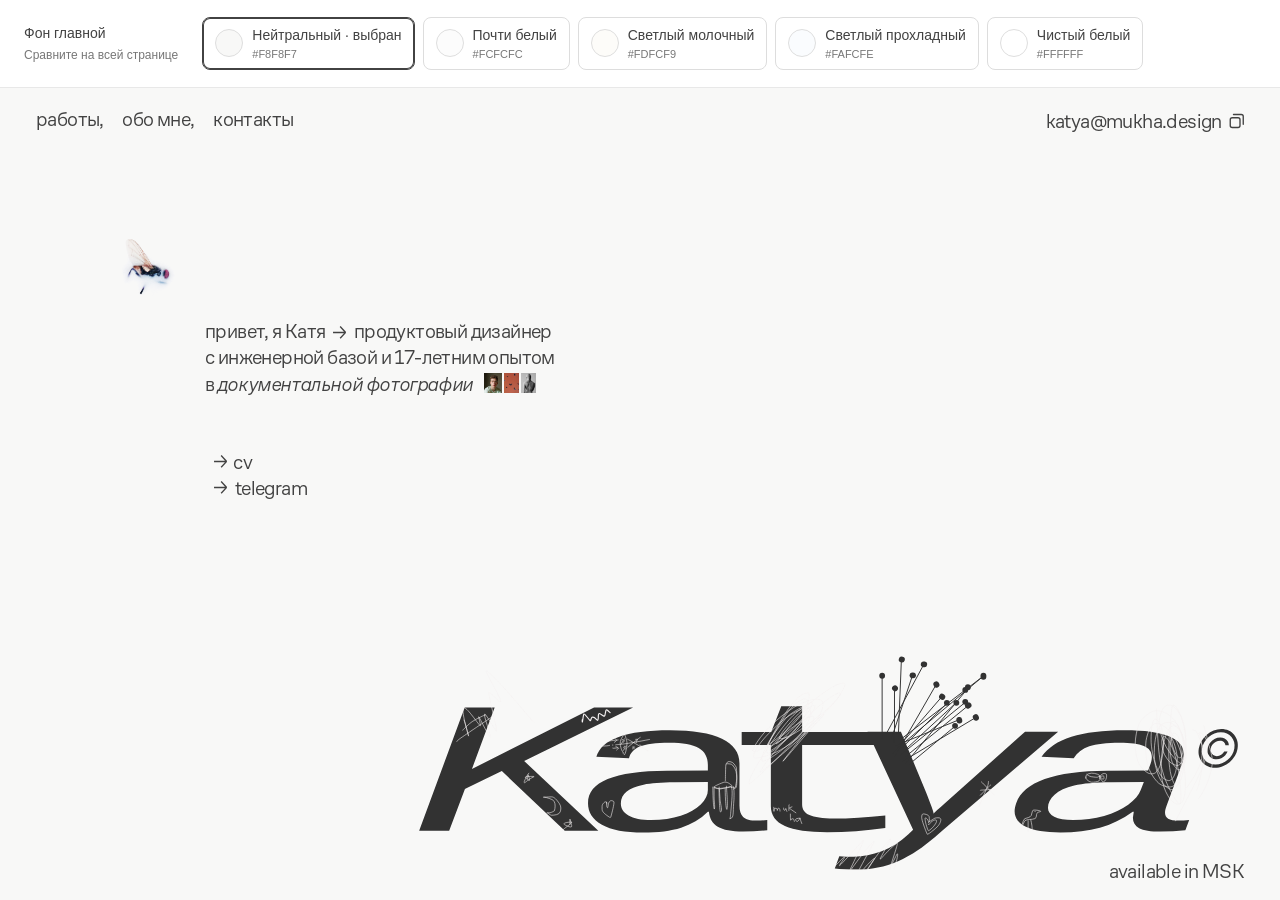
<file: background-preview.html>
<!doctype html>
<html lang="ru">
<meta charset="utf-8">
<meta name="viewport" content="width=device-width, initial-scale=1">
<title>Сравнение фонов — Katya Mukha</title>
<style>
  * { box-sizing: border-box; }
  body { margin: 0; color: #424242; font: 14px/1.35 Arial, sans-serif; }
  .toolbar { min-height: 88px; padding: 14px 24px; display: flex; align-items: center; gap: 24px; background: white; border-bottom: 1px solid #e8e8e8; }
  .intro { flex: 0 0 auto; }
  .intro strong { display: block; font-size: 14px; font-weight: 500; }
  .intro span { display: block; margin-top: 4px; font-size: 12px; color: #777; }
  .options { display: flex; gap: 8px; flex-wrap: wrap; }
  button { display: flex; align-items: center; gap: 9px; padding: 8px 12px; border: 1px solid #ddd; border-radius: 8px; background: white; color: inherit; cursor: pointer; text-align: left; font: inherit; }
  button[aria-pressed="true"] { border-color: #424242; box-shadow: inset 0 0 0 1px #424242; }
  button:focus-visible { outline: 2px solid #424242; outline-offset: 3px; }
  .swatch { width: 28px; height: 28px; border: 1px solid #dedede; border-radius: 50%; background: var(--swatch); }
  small { display: block; color: #777; font-size: 11px; margin-top: 2px; }
  iframe { display: block; width: 100%; height: calc(100dvh - var(--toolbar-height, 88px)); border: 0; }
  @media(max-width: 700px) { .toolbar { padding: 12px; gap: 10px; flex-direction: column; align-items: flex-start; } button { padding: 6px 8px; font-size: 12px; } .swatch { width: 22px; height: 22px; } }
</style>
<header class="toolbar">
  <div class="intro"><strong>Фон главной</strong><span>Сравните на всей странице</span></div>
  <div class="options" aria-label="Варианты фона"></div>
</header>
<iframe src="index.html" title="Главная страница с выбранным фоном"></iframe>
<script>
  const variants = [
    ['Нейтральный · выбран', '#F8F8F7'],
    ['Почти белый', '#FCFCFC'],
    ['Светлый молочный', '#FDFCF9'],
    ['Светлый прохладный', '#FAFCFE'],
    ['Чистый белый', '#FFFFFF']
  ];
  const frame = document.querySelector('iframe');
  const options = document.querySelector('.options');
  let selected = Math.max(0, variants.findIndex(([, color]) => color.slice(1) === location.hash.slice(1).toUpperCase()));
  if (!location.hash) selected = 0;
  const apply = () => {
    const color = variants[selected][1];
    frame.contentDocument.documentElement.style.setProperty('--background', color);
    [...options.children].forEach((button, index) => button.setAttribute('aria-pressed', String(index === selected)));
    history.replaceState(null, '', '#' + color.slice(1));
  };
  variants.forEach(([name, color], index) => {
    const button = document.createElement('button');
    button.type = 'button';
    button.style.setProperty('--swatch', color);
    button.innerHTML = `<span class="swatch" aria-hidden="true"></span><span>${name}<small>${color}</small></span>`;
    button.setAttribute('aria-pressed', String(index === selected));
    button.addEventListener('click', () => { selected = index; apply(); });
    options.append(button);
  });
  frame.addEventListener('load', apply);
  new ResizeObserver(([entry]) => document.documentElement.style.setProperty('--toolbar-height', `${entry.target.getBoundingClientRect().height}px`)).observe(document.querySelector('.toolbar'));
</script>
</html>
</file>
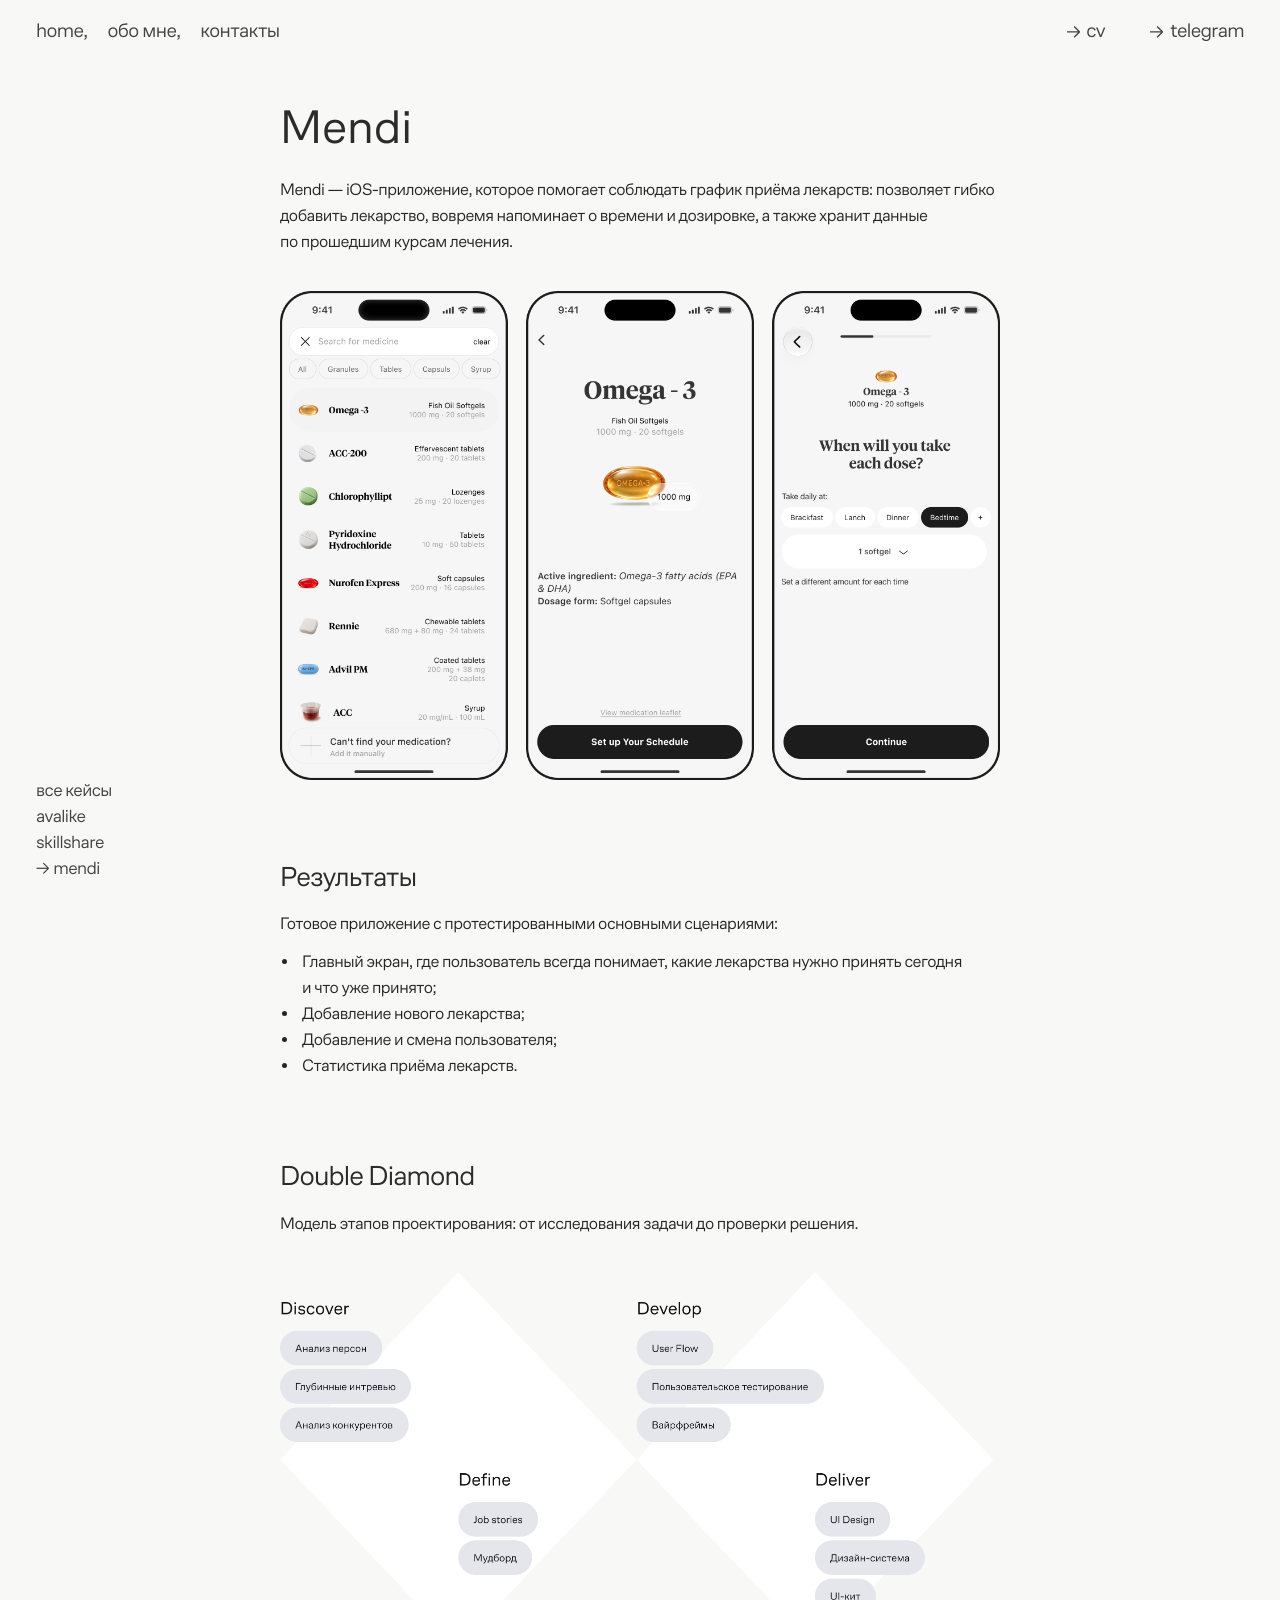
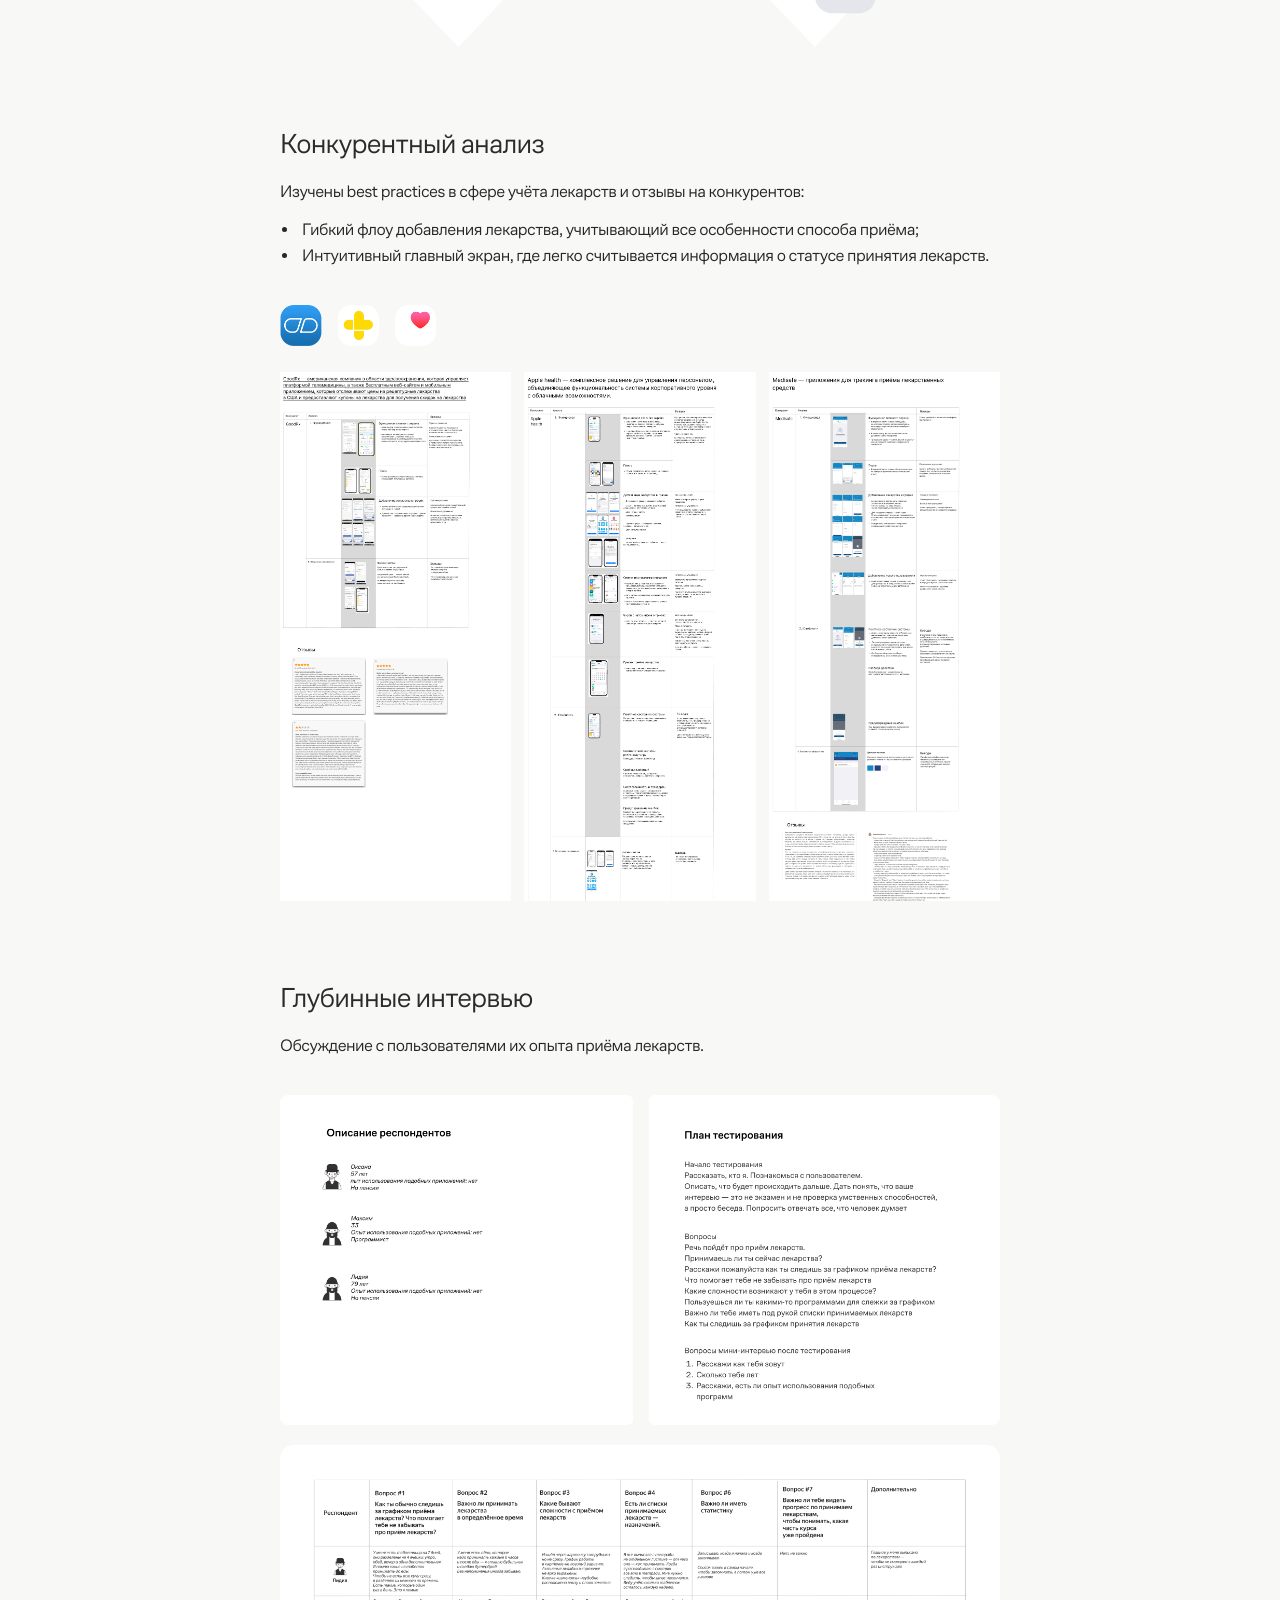
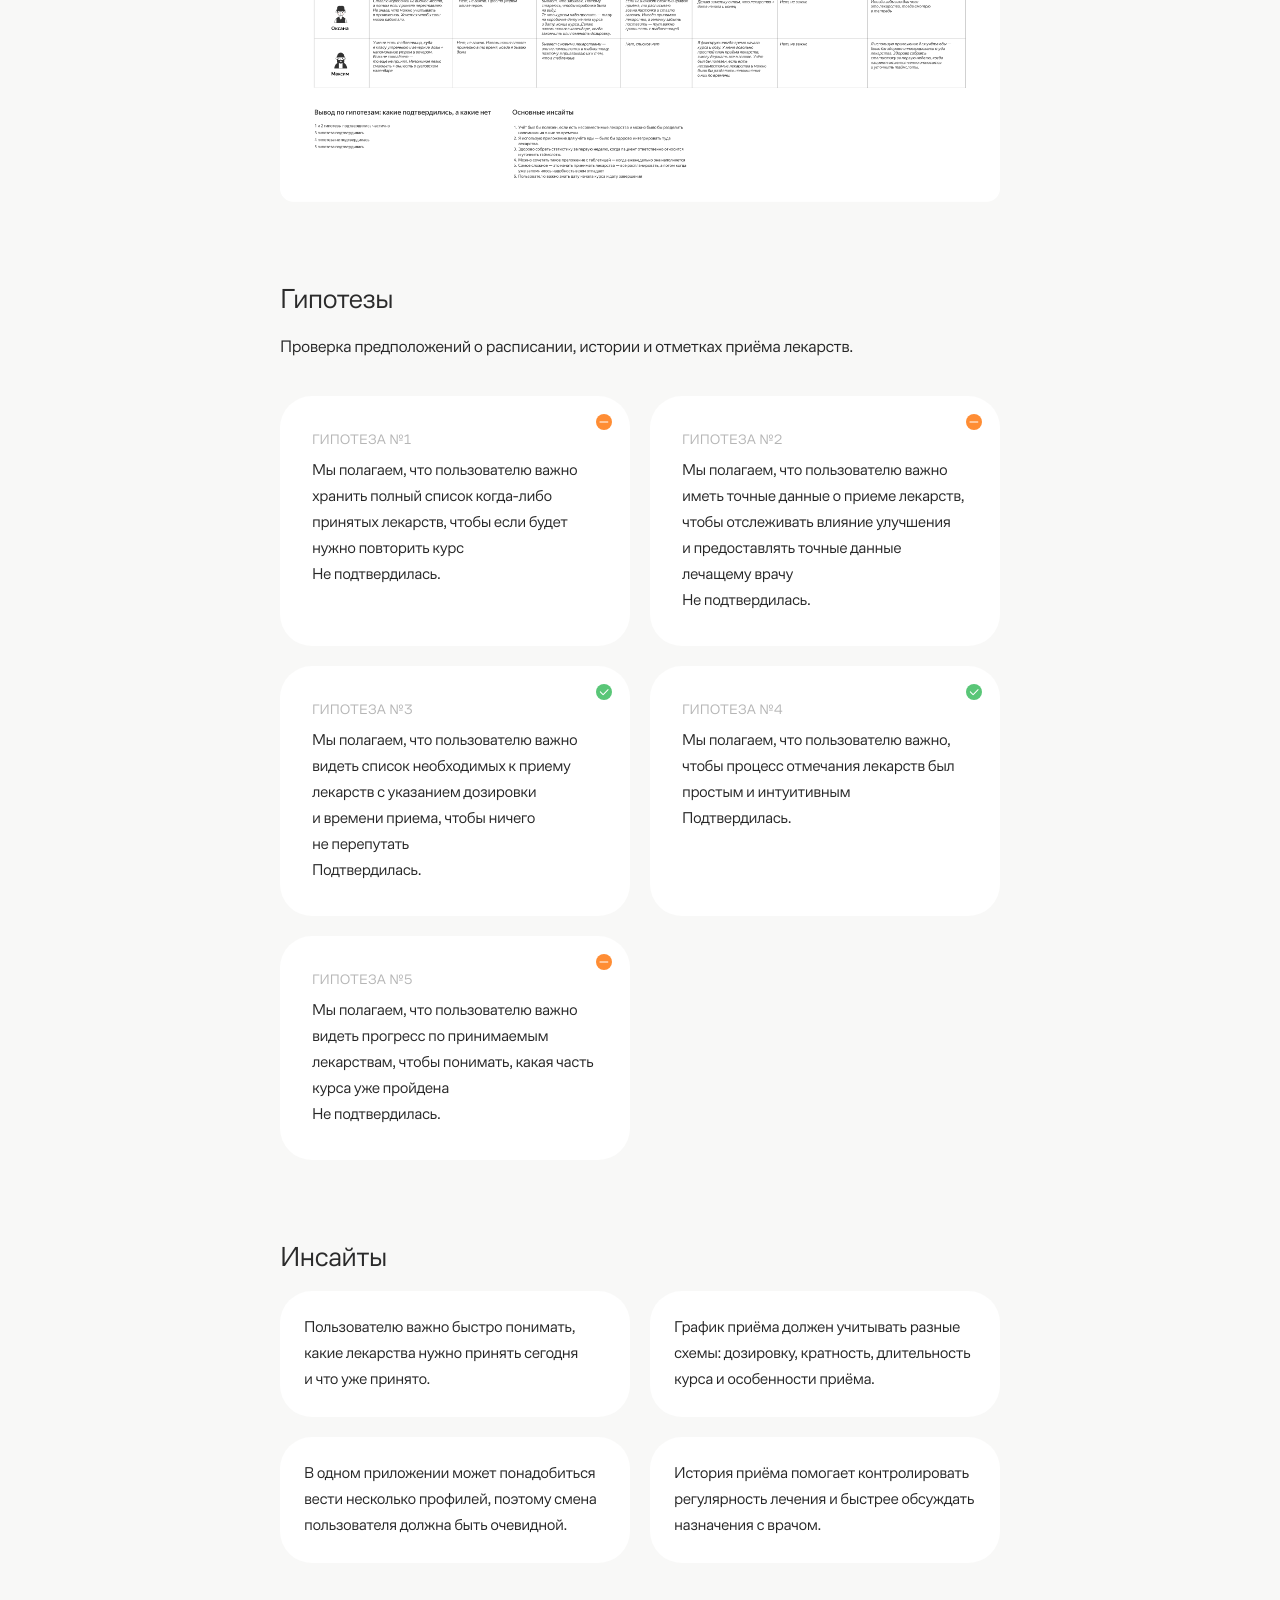
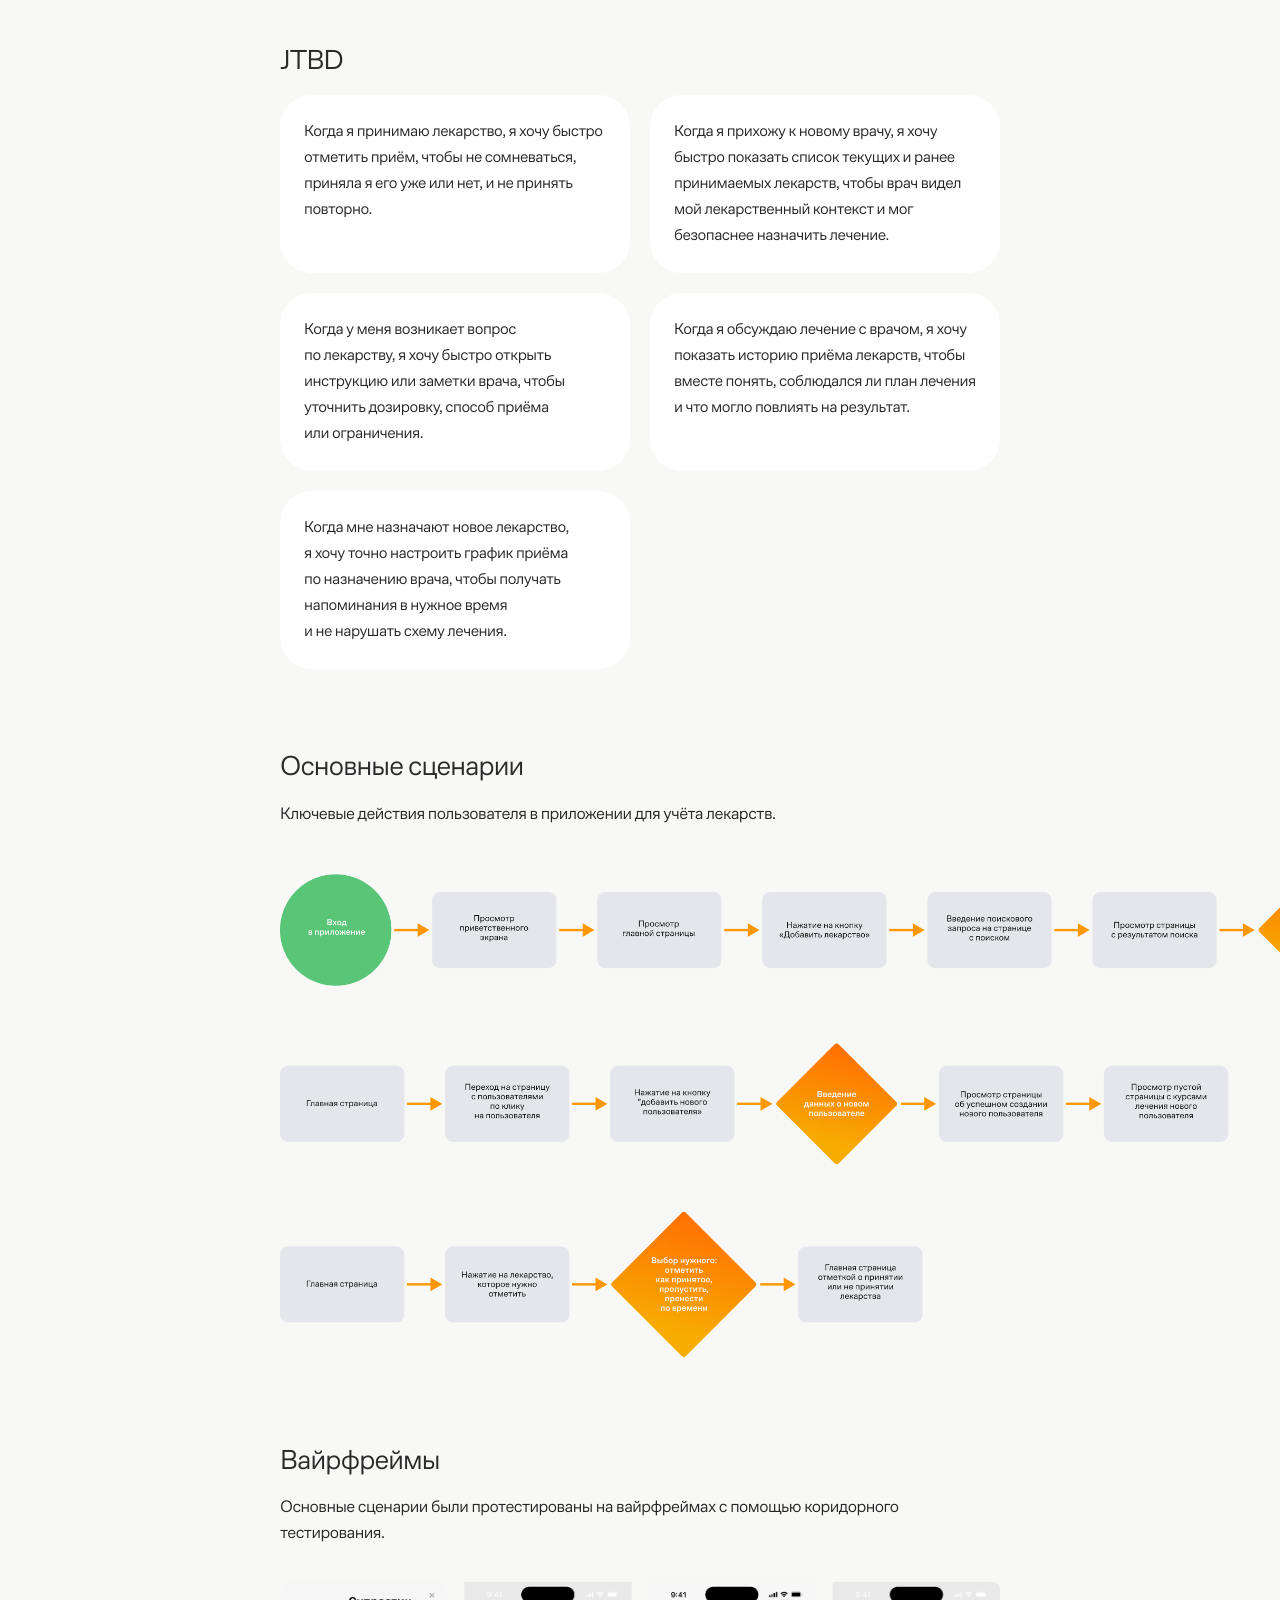
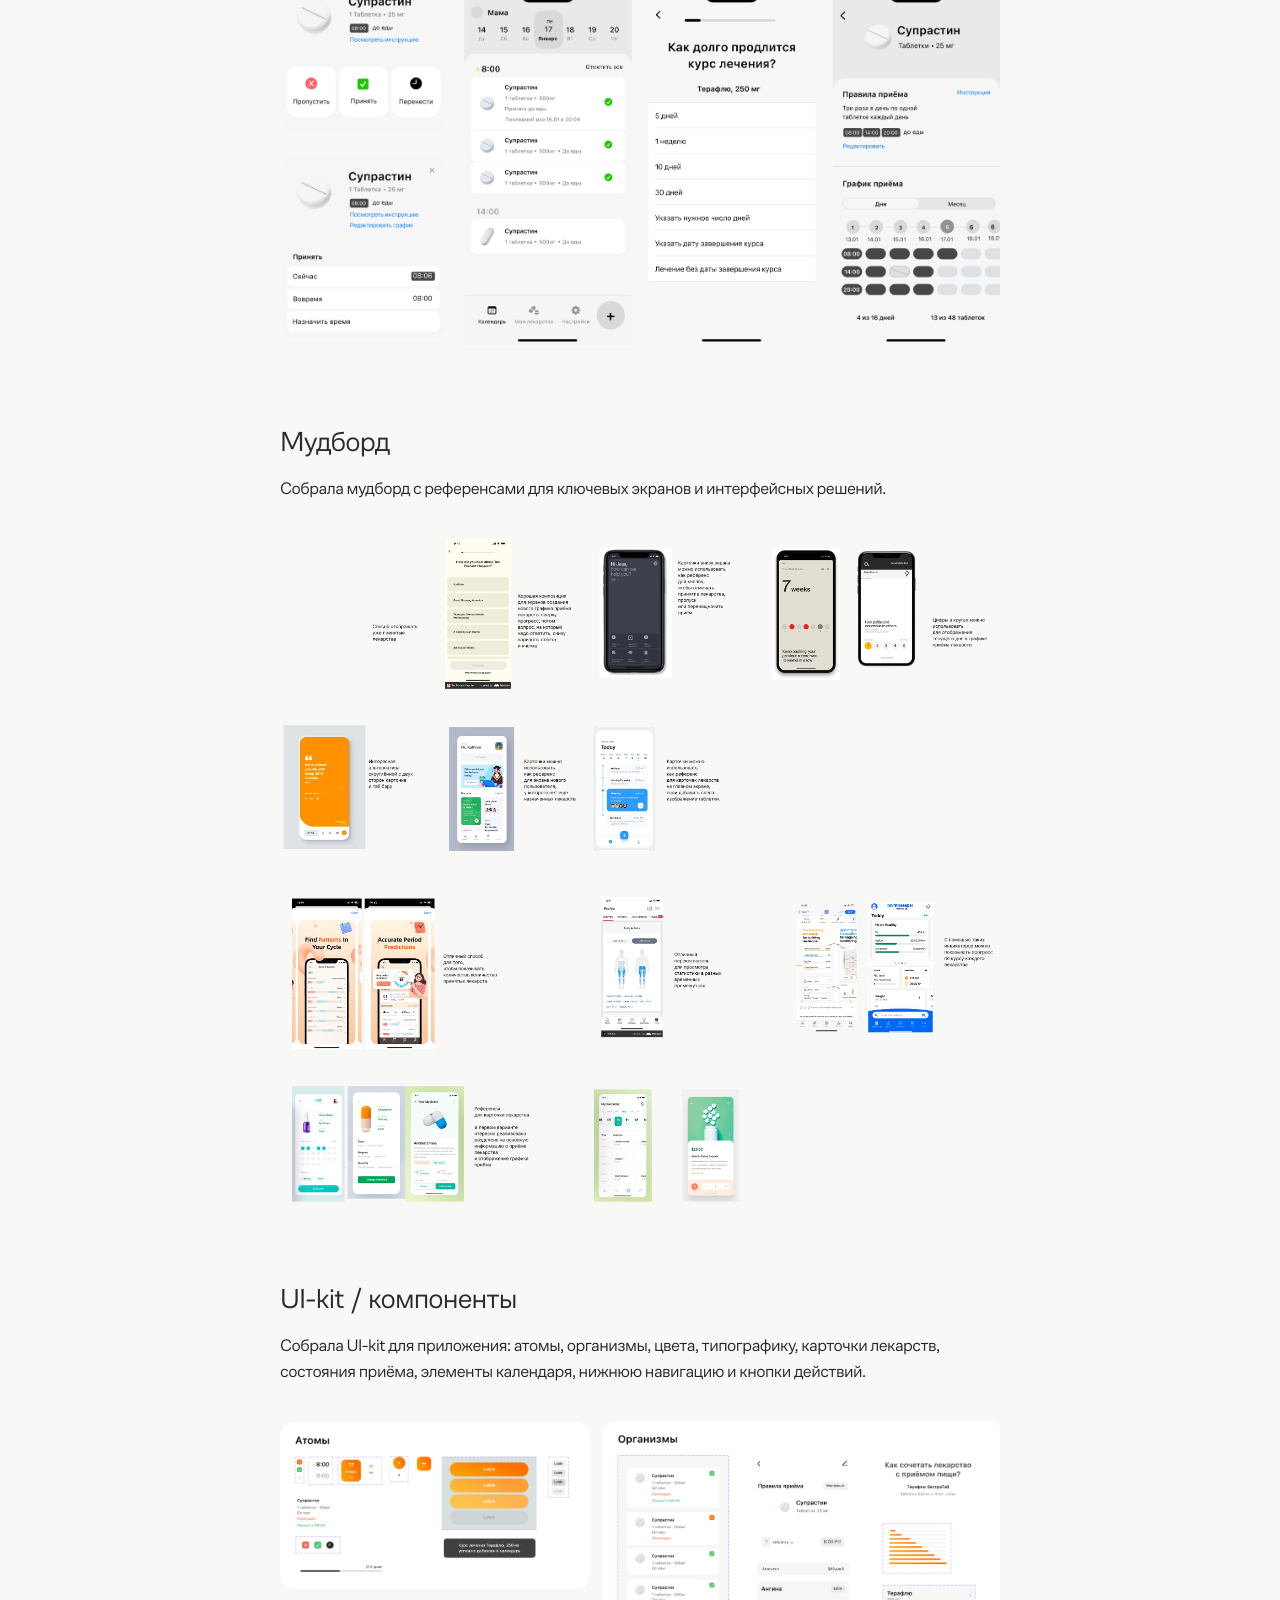
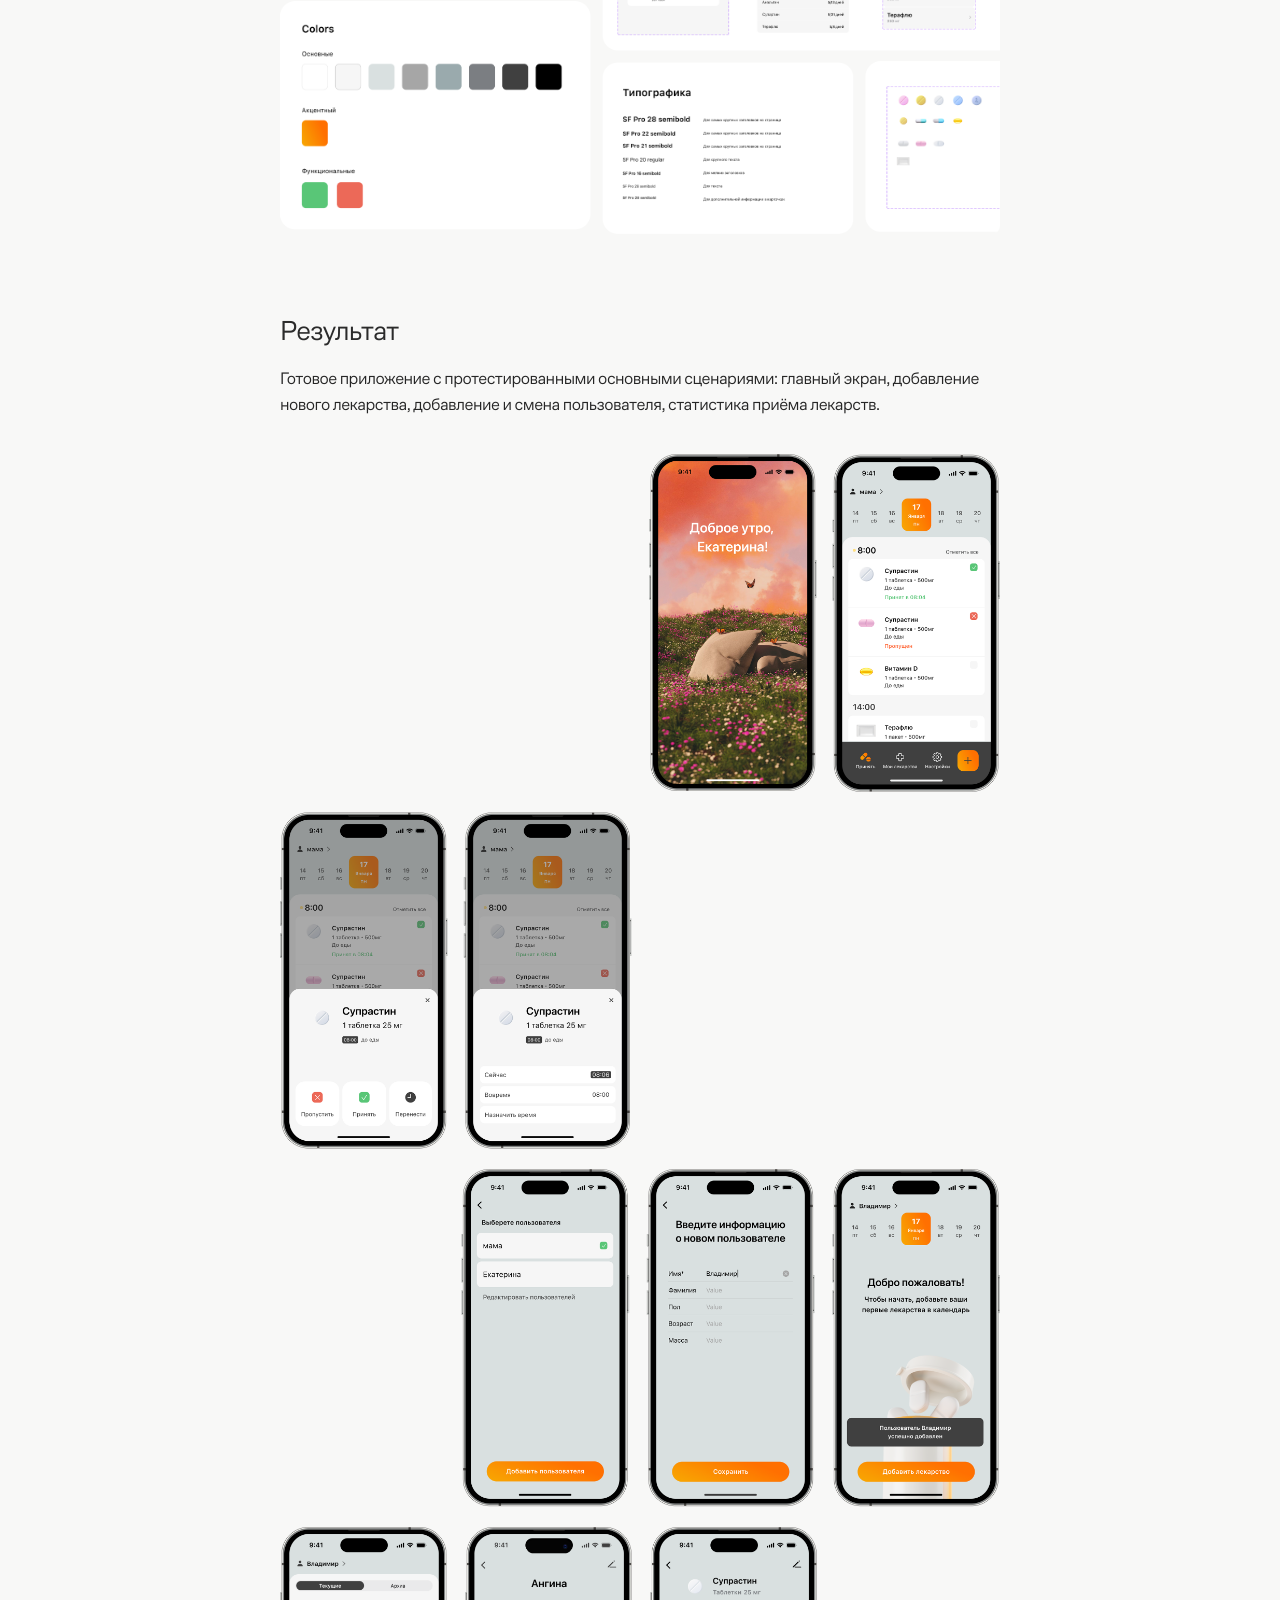
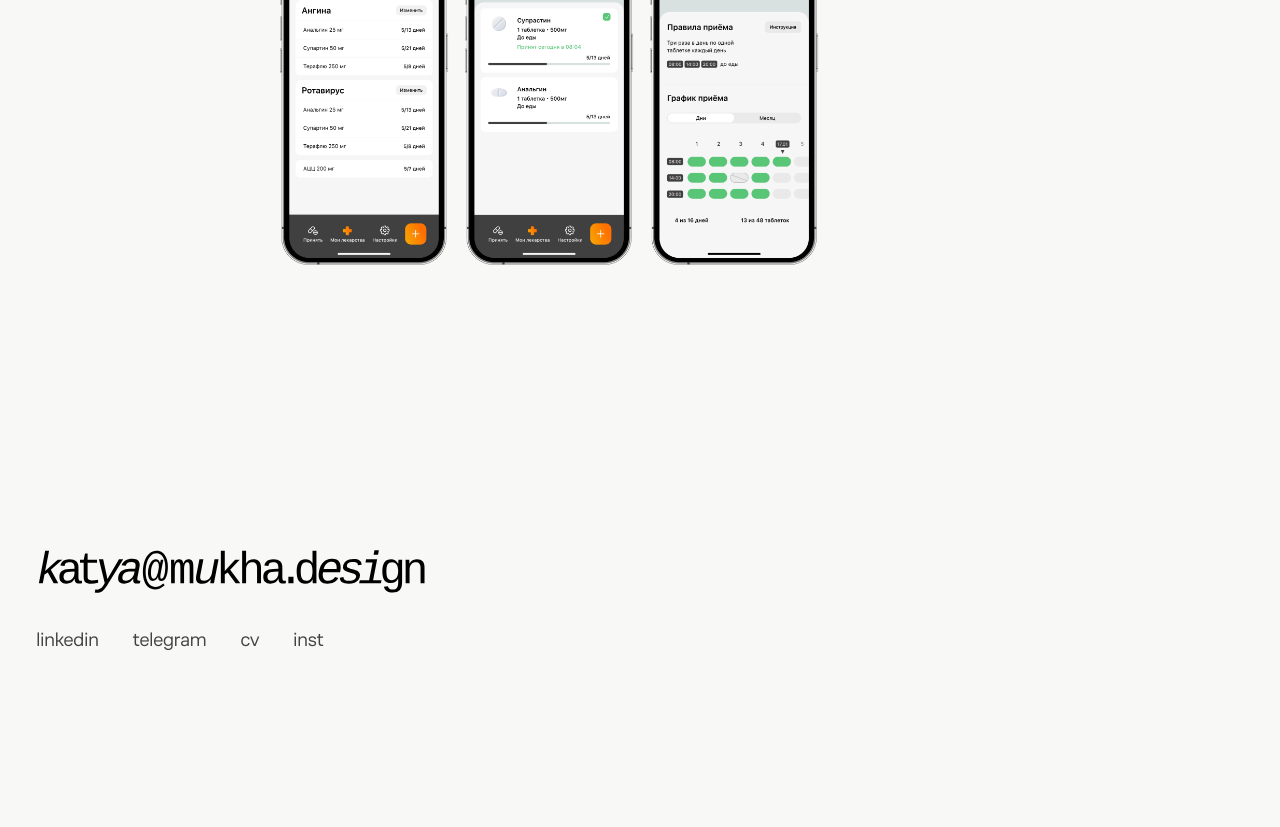
<file: mendi.html>
<!doctype html>
<html lang="ru">
<head>
<!-- Google tag (gtag.js) -->
<script async src="https://www.googletagmanager.com/gtag/js?id=G-QPD2THNE8F"></script>
<script>
  window.dataLayer = window.dataLayer || [];
  function gtag(){dataLayer.push(arguments);}
  gtag('js', new Date());

  gtag('config', 'G-QPD2THNE8F');
</script>

  <meta charset="utf-8" />
  <meta name="viewport" content="width=device-width, initial-scale=1" />
  <title>Mendi — Katya Mukha</title>
  <link rel="icon" type="image/svg+xml" href="assets/favicon.svg" />
  <link rel="preload" href="assets/fonts/cofosans-regular-trial.woff2" as="font" type="font/woff2" crossorigin />
  <link rel="preload" href="assets/fonts/cofosans-thin-trial.woff2" as="font" type="font/woff2" crossorigin />
  <style>
    @font-face {
      font-family: "CoFo Sans";
      src:
        url("assets/fonts/cofosans-thin-trial.woff2") format("woff2"),
        url("assets/fonts/cofosanspro-thin-trial.woff") format("woff");
      font-weight: 100;
      font-style: normal;
      font-display: swap;
    }

    @font-face {
      font-family: "CoFo Sans";
      src:
        url("assets/fonts/cofosans-regular-trial.woff2") format("woff2"),
        url("assets/fonts/cofosanspro-regular-trial.woff") format("woff");
      font-weight: 400;
      font-style: normal;
      font-display: swap;
    }

    @font-face {
      font-family: "CoFo Sans Medium";
      src: url("assets/fonts/cofosanspro-medium-trial.woff") format("woff");
      font-weight: 400;
      font-style: normal;
      font-display: swap;
    }

:root {
      --font-main: "CoFo Sans", Arial, Helvetica, sans-serif;
      --bg: #f8f8f7;
      --blue: #111111;
      --blue-hover: #2f3437;
      --link-hover: #454b4f;
      --page-x: 24px;
      --grid-gap: 20px;
      --case-content-max: 1444px;
      --case-content-frame: min(var(--case-content-max), calc(100vw - var(--page-x) * 2));
      --case-content-gutter: calc((100vw - var(--case-content-frame)) / 2);
      --case-content-column: calc((var(--case-content-frame) - var(--grid-gap) * 11) / 12);
      --case-content-offset: calc(var(--case-content-column) * 2 + var(--grid-gap) * 2);
      --block-gap: 80px;
      --text-to-media-gap: 32px;
      --jtbd-bg: #fff;
    }

    * {
      box-sizing: border-box;
    }

    html,
    body {
      margin: 0;
      min-height: 100%;
      background: var(--bg);
      color: var(--blue);
      font-family: "CoFo Sans", Arial, Helvetica, sans-serif;
      font-synthesis: none;
      -webkit-font-smoothing: antialiased;
      -moz-osx-font-smoothing: grayscale;
      text-rendering: geometricPrecision;
    }

    a {
      color: inherit;
      text-decoration: none;
    }

    .page {
      position: relative;
      min-height: 100svh;
      background: var(--bg);
    }

    .topbar {
      position: absolute;
      top: 16px;
      left: var(--page-x);
      right: var(--page-x);
      z-index: 2;
      display: flex;
      align-items: flex-start;
      justify-content: space-between;
      gap: 24px;
    }

    .brand {
      display: inline-flex;
      align-items: center;
      gap: 16px;
      line-height: 1;
      transform-origin: left center;
      transition: color 0.2s ease, transform 0.2s ease;
    }

    .brand:hover {
      color: var(--link-hover);
      transform: scale(0.98);
    }

    .brand__avatar {
      display: block;
      width: 60px;
      height: 60px;
      border-radius: 50%;
      object-fit: cover;
      flex: 0 0 auto;
    }

    .brand__text {
      display: flex;
      flex-direction: column;
      gap: 4px;
      transform: none;
    }

    .brand__name {
      display: block;
      margin: 0;
      font-family: "CoFo Sans Medium", "CoFo Sans", Arial, Helvetica, sans-serif;
      font-size: 18px;
      line-height: 100%;
      font-weight: 400;
    }

    .brand__role {
      display: block;
      margin: 0;
      font-size: 16px;
      line-height: 100%;
      font-weight: 400;
    }

    .topbar__actions {
      display: flex;
      align-items: center;
      gap: 4px;
    }

    .telegram-link {
      display: inline-flex;
      align-items: center;
      justify-content: center;
      gap: 5px;
      height: 58px;
      width: auto;
      padding: 0 20px 2px;
      border-radius: 999px;
      background: #EFEFF1;
      color: #4267ff;
      font-family: "CoFo Sans", Arial, Helvetica, sans-serif;
      font-size: 14px;
      line-height: 1;
      font-weight: 420;
      transition: color 0.2s ease, background-color 0.2s ease, transform 0.2s ease;
      transform-origin: center center;
    }

    .telegram-link::after {
      content: "→";
      font-size: 0.94em;
      line-height: 1;
      transform: none;
    }

    .telegram-link:hover {
      color: #6f86ff;
      background: #EFEFF1;
      transform: scale(0.98);
    }

    .cv-button {
      display: inline-flex;
      align-items: center;
      justify-content: center;
      height: 58px;
      width: auto;
      padding: 0 20px 2px;
      border-radius: 999px;
      background: #4267ff;
      color: #fff;
      font-family: "CoFo Sans", Arial, Helvetica, sans-serif;
      font-size: 14px;
      line-height: 1;
      font-weight: 420;
      transition: background-color 0.2s ease, transform 0.2s ease;
      transform-origin: center center;
    }

    .cv-button:hover {
      background: #5a78ff;
      transform: scale(0.98);
    }

    .cv-button:active {
      transform: scale(0.96);
    }

    .case-hero {
      min-height: 100svh;
      padding: 124px var(--page-x) var(--block-gap);
    }

    .case-hero__grid,
    .case-text-section__grid,
    .case-image-section__grid,
    .case-section-heading__grid,
    .jtbd-section__grid,
    .contacts__details {
      display: grid;
      grid-template-columns: repeat(12, minmax(0, 1fr));
      column-gap: var(--grid-gap);
    }

    .case-hero__grid {
      align-items: start;
    }

    .case-hero__grid,
    .case-text-section__grid,
    .case-image-section__grid,
    .case-section-heading__grid,
    .jtbd-section__grid {
      width: 100%;
      max-width: var(--case-content-max);
      margin-inline: auto;
    }

    .case-nav {
      position: fixed;
      left: var(--page-x);
      bottom: 20px;
      z-index: 10;
      width: calc(((100vw - var(--page-x) * 2 - var(--grid-gap) * 11) / 12) * 2 + var(--grid-gap));
      display: flex;
      flex-direction: column;
      gap: 2px;
      padding-top: 0;
      font-size: 16px;
      line-height: 1.15;
      font-weight: 400;
      color: #4267ff;
      opacity: 0;
      pointer-events: none;
      transform: translateY(8px);
      transition: opacity 0.24s ease, transform 0.28s cubic-bezier(0.22, 1, 0.36, 1);
    }

    .case-nav.is-visible {
      opacity: 1;
      pointer-events: auto;
      transform: translateY(0);
    }

    .case-nav.is-on-contacts {
      opacity: 0;
      pointer-events: none;
      transform: translateY(8px);
    }

    .case-nav.is-docked {
      position: absolute;
      top: var(--case-nav-dock-top, auto);
      bottom: auto;
    }

    .case-nav__home,
    .case-nav__link,
    .case-nav__current {
      display: inline-block;
      transition: color 0.2s ease, transform 0.2s ease;
      transform-origin: left center;
    }

    .case-nav__home:hover,
    .case-nav__link:hover {
      color: #4267ff;
      transform: scale(0.98);
    }

    .case-nav__list {
      display: flex;
      flex-direction: column;
      gap: 2px;
      margin: 0;
      padding: 0;
      list-style: none;
    }

    .case-section-nav {
      position: fixed;
      left: var(--page-x);
      top: 124px;
      z-index: 10;
      width: calc(((100vw - var(--page-x) * 2 - var(--grid-gap) * 11) / 12) * 2 + var(--grid-gap));
      display: flex;
      flex-direction: column;
      gap: 2px;
      padding-top: 0;
      font-size: 16px;
      line-height: 1.15;
      font-weight: 400;
      color: #9A9A9A;
      opacity: 0;
      pointer-events: none;
      transform: translateY(8px);
      transition: opacity 0.24s ease, transform 0.28s cubic-bezier(0.22, 1, 0.36, 1);
    }

    .case-section-nav.is-visible {
      opacity: 1;
      pointer-events: auto;
      transform: translateY(0);
    }

    .case-section-nav.is-idle {
      opacity: 0;
      pointer-events: none;
      transform: translateY(0);
    }

    .case-section-nav.is-on-contacts {
      opacity: 0;
      pointer-events: none;
      transform: translateY(8px);
    }

    .case-section-nav__list {
      display: flex;
      flex-direction: column;
      gap: 2px;
      margin: 0;
      padding: 0;
      list-style: none;
    }

    .case-section-nav__list > li {
      opacity: 0;
      clip-path: inset(0 100% 0 0);
      transform: translateX(-10px) scaleX(0.86);
      transform-origin: left center;
      transition:
        opacity 0.38s ease,
        clip-path 0.52s cubic-bezier(0.22, 1, 0.36, 1),
        transform 0.52s cubic-bezier(0.22, 1, 0.36, 1);
      transition-delay: var(--case-section-nav-delay, 0ms);
      will-change: opacity, clip-path, transform;
    }

    .case-section-nav.is-visible:not(.is-idle):not(.is-on-contacts) .case-section-nav__list > li {
      opacity: 1;
      clip-path: inset(0 0 0 0);
      transform: translateX(0) scaleX(1);
    }

    .case-section-nav__list > li:nth-child(1) { --case-section-nav-delay: 0ms; }
    .case-section-nav__list > li:nth-child(2) { --case-section-nav-delay: 45ms; }
    .case-section-nav__list > li:nth-child(3) { --case-section-nav-delay: 90ms; }
    .case-section-nav__list > li:nth-child(4) { --case-section-nav-delay: 135ms; }
    .case-section-nav__list > li:nth-child(5) { --case-section-nav-delay: 180ms; }
    .case-section-nav__list > li:nth-child(6) { --case-section-nav-delay: 225ms; }
    .case-section-nav__list > li:nth-child(7) { --case-section-nav-delay: 270ms; }
    .case-section-nav__list > li:nth-child(8) { --case-section-nav-delay: 315ms; }
    .case-section-nav__list > li:nth-child(9) { --case-section-nav-delay: 360ms; }
    .case-section-nav__list > li:nth-child(10) { --case-section-nav-delay: 405ms; }
    .case-section-nav__list > li:nth-child(11) { --case-section-nav-delay: 450ms; }
    .case-section-nav__list > li:nth-child(12) { --case-section-nav-delay: 495ms; }
    .case-section-nav__list > li:nth-child(13) { --case-section-nav-delay: 540ms; }
    .case-section-nav__list > li:nth-child(14) { --case-section-nav-delay: 585ms; }
    .case-section-nav__list > li:nth-child(15) { --case-section-nav-delay: 630ms; }
    .case-section-nav__list > li:nth-child(16) { --case-section-nav-delay: 675ms; }

    .case-section-nav__link {
      display: inline-block;
      color: inherit;
      transition: color 0.2s ease, transform 0.2s ease;
      transform-origin: left center;
    }

    .case-section-nav__link:hover,
    .case-section-nav__link:focus-visible {
      color: #4267ff;
    }

    .case-section-nav__link:hover {
      transform: scale(0.98);
    }

    .case-section-nav__link.is-active {
      color: var(--blue);
    }

    .back-to-top {
      position: fixed;
      left: 50%;
      bottom: 20px;
      z-index: 11;
      display: inline-flex;
      align-items: center;
      justify-content: center;
      width: 48px;
      height: 48px;
      border: 0;
      border-radius: 50%;
      background: #4267ff;
      color: var(--bg);
      font-family: "CoFo Sans", Arial, Helvetica, sans-serif;
      font-size: 24px;
      line-height: 1;
      font-weight: 400;
      opacity: 0;
      pointer-events: none;
      transform: translate(-50%, 8px);
      transition: opacity 0.24s ease, transform 0.28s cubic-bezier(0.22, 1, 0.36, 1), background-color 0.2s ease;
    }

    .back-to-top.is-visible {
      opacity: 1;
      pointer-events: auto;
      transform: translate(-50%, 0);
    }

    .back-to-top:hover {
      background: #5a78ff;
      transform: translate(-50%, 0) scale(0.98);
    }

    .case-hero__content {
      display: grid;
      grid-template-columns: repeat(8, minmax(0, 1fr));
      column-gap: var(--grid-gap);
      grid-column: 3 / span 8;
    }

    .case-hero__text {
      grid-column: 1 / span 6;
    }

    .case-hero__media {
      grid-column: 1 / -1;
    }

    .case-hero__title {
      margin: 0 0 20px;
      font-family: "CoFo Sans", Arial, Helvetica, sans-serif;
      font-size: 48px;
      line-height: 1.1;
      font-weight: 400;
      letter-spacing: 0;
    }

    .case-hero__eyebrow {
      margin: 0 0 8px;
      font-family: "CoFo Sans Mono Trial", "CoFo Sans", Arial, Helvetica, sans-serif;
      font-size: 16px;
      line-height: 24px;
      font-weight: 400;
      letter-spacing: 0;
      text-transform: uppercase;
      opacity: 0.4;
    }

    .case-hero__description,
    .case-text-section__text,
    .case-text-section__list,
    .case-section-heading__caption,
    .case-section-heading__list,
    .case-section-heading__link {
      font-size: 18px;
      line-height: 24px;
      font-weight: 300;
    }

    .case-hero__description {
      max-width: 690px;
      margin: 0 0 32px;
    }

    .case-hero__image,
    .case-image,
    .case-video {
      width: 100%;
      display: block;
      border-radius: 8px;
      background: transparent;
      object-fit: cover;
    }

    .case-hero__image {
      background: transparent;
    }

    .case-image--competitive-analysis {
      border-radius: 0;
    }

    .case-text-section,
    .case-section-heading,
    .jtbd-section {
      padding: 0 var(--page-x) var(--block-gap);
    }

    .case-text-section--before-media,
    .case-section-heading--before-media {
      padding-bottom: var(--text-to-media-gap);
    }

    .case-text-section__content,
    .case-section-heading__content {
      grid-column: 3 / span 6;
    }

    .case-text-section__title,
    .case-section-heading__title,
    .jtbd-section__title {
      margin: 0 0 20px;
      font-family: "CoFo Sans", Arial, Helvetica, sans-serif;
      font-size: 36px;
      line-height: 1;
      font-weight: 400;
      letter-spacing: 0;
      scroll-margin-top: 20px;
    }

    .case-text-section__text {
      margin: 0 0 16px;
    }

    .case-text-section__list,
    .case-section-heading__list {
      margin: 0 0 16px;
      padding-left: 1.1em;
      list-style: disc;
    }

    .case-text-section__list li,
    .case-section-heading__list li {
      margin: 0;
      padding-left: 0.2em;
    }

    .case-section-heading__caption {
      max-width: 640px;
      margin: 0;
    }

    .case-section-heading__list {
      max-width: 640px;
      margin-top: 8px;
    }

    .case-section-heading__link {
      display: inline-block;
      margin-top: 0;
      text-decoration: underline;
      text-underline-offset: 3px;
      text-decoration-thickness: 1px;
      transition: color 0.2s ease, transform 0.2s ease;
      transform-origin: left center;
    }

    .case-section-heading__link:hover {
      color: var(--link-hover);
      transform: scale(0.98);
    }

    .case-image-section {
      padding: 0 var(--page-x) calc(var(--block-gap) + 20px);
    }

    .case-image-section__content {
      grid-column: 3 / span 8;
    }

    .case-image-section__content .case-image + .case-image {
      margin-top: 20px;
    }

    .case-image-section--main-scenarios {
      padding-right: var(--page-x);
      padding-bottom: calc(var(--block-gap) + 20px);
    }

    .case-image-section--main-scenarios .case-image-section__grid {
      display: block;
    }

    .case-image-section--main-scenarios .case-image-section__content {
      width: 100vw;
      margin-left: calc(var(--case-content-gutter) * -1);
      overflow-x: auto;
      overflow-y: visible;
      padding-right: 0;
      padding-left: var(--case-content-gutter);
      scrollbar-width: none;
      -webkit-overflow-scrolling: touch;
    }

    .case-image-section--main-scenarios .case-image-section__content::-webkit-scrollbar {
      display: none;
    }

    .case-image-section--main-scenarios .case-image--main-scenarios {
      width: auto;
      min-width: max-content;
      max-width: none;
      height: 500px;
      object-fit: contain;
    }

    @media (min-width: 761px) {
      .case-image-section--main-scenarios .case-image-section__content {
        width: 100vw;
        margin-left: calc(var(--case-content-gutter) * -1);
        padding-left: calc(var(--case-content-gutter) + var(--case-content-offset));
      }
    }

    .case-image-section--release {
      padding-bottom: 220px;
    }

    .jtbd-section__content {
      grid-column: 3 / span 8;
    }

    .jtbd-section__title {
      margin-bottom: 52px;
    }

    .jtbd-board {
      display: grid;
      grid-template-columns: repeat(2, minmax(0, 1fr));
      gap: 20px;
    }

    .jtbd-card {
      min-height: 124px;
      padding: 18px 18px 20px;
      border-radius: 8px;
      background: var(--jtbd-bg);
      color: var(--blue);
      font-size: 15px;
      line-height: 1.28;
      font-weight: 400;
    }

    .hypotheses-card,
    .jobs-to-be-done-card,
    .user-story-card {
      background: #fff;
    }

    .case-section-heading--hypotheses,
    .case-image-section--hypotheses,
    .case-image-section--hypotheses .case-image {
      background: var(--bg);
    }

    .hypotheses-board {
      display: grid;
      grid-template-columns: repeat(2, minmax(0, 1fr));
      gap: 20px;
    }

    .hypotheses-card {
      position: relative;
      min-height: 124px;
      padding: 20px 32px 20px 24px;
      border-radius: 14px;
      background: var(--bg);
      color: var(--blue);
      font-size: 15px;
      line-height: 128%;
      font-weight: 400;
    }

    .hypotheses-card p {
      margin: 0;
    }

    .hypotheses-card__icon {
      position: absolute;
      top: 8px;
      right: 8px;
      display: block;
      width: 16px;
      height: 16px;
    }

    .hypotheses-card__label {
      display: block;
      margin-bottom: 8px;
      font-family: "CoFo Sans Medium", "CoFo Sans", Arial, Helvetica, sans-serif;
      font-weight: 400;
    }

    .hypotheses-card__status {
      margin: 8px 0 0;
    }

    @media (max-width: 760px) {
      .hypotheses-board {
        grid-template-columns: 1fr;
        gap: 20px;
      }

      .hypotheses-card {
        min-height: 124px;
        padding: 20px 32px 20px 24px;
        font-size: 15px;
        line-height: 128%;
      }
    }

    .jtbd-card p {
      margin: 0;
    }

    .placeholder-note {
      opacity: 0.55;
    }

    .contacts-section {
      position: relative;
      min-height: 83.333svh;
      padding: 36px var(--page-x) 40px;
      background: var(--bg);
      color: var(--blue);
    }

    .contacts__title {
      margin: 0;
      font-family: "CoFo Sans", Arial, Helvetica, sans-serif;
      font-size: 60px;
      line-height: 0.95;
      font-weight: 400;
      letter-spacing: 0;
    }

    .contacts__intro {
      max-width: 300px;
      margin: 28px 0 0;
      font-family: "CoFo Sans", Arial, Helvetica, sans-serif;
      font-size: 16px;
      line-height: 1.5;
      font-weight: 400;
    }

    .contacts__details {
      position: absolute;
      left: var(--page-x);
      right: var(--page-x);
      bottom: 274px;
      display: grid;
      grid-template-columns: repeat(12, minmax(0, 1fr));
      column-gap: 40px;
      row-gap: 28px;
      margin-top: 0;
    }

    .contacts__item {
      margin: 0;
    }

    .contacts__item--email {
      grid-column: 4 / span 5;
      transform: translateY(40px);
    }

    .contacts__item--telegram {
      grid-column: 9 / span 3;
      transform: translateY(40px);
    }

    .contacts__item--cv {
      grid-column: 4 / span 4;
      transform: translateY(44px);
    }

    .contacts__label {
      display: block;
      margin-bottom: 12px;
      font-family: "CoFo Sans", Arial, Helvetica, sans-serif;
      font-size: 16px;
      line-height: 1;
      font-weight: 400;
    }

    .contacts__value {
      display: inline-block;
      color: inherit;
      font-family: "CoFo Sans", Arial, Helvetica, sans-serif;
      font-size: 30px;
      line-height: 1;
      font-weight: 400;
      text-decoration: none;
      transition: opacity 0.2s ease, transform 0.2s ease;
      transform-origin: center center;
    }

    .contacts__value:hover {
      opacity: 0.72;
      transform: scale(0.98);
    }

    .contacts__year {
      position: absolute;
      left: var(--page-x);
      bottom: 20px;
      font-family: "CoFo Sans", Arial, Helvetica, sans-serif;
      font-size: 16px;
      line-height: 1;
      font-weight: 400;
    }

    @media (max-width: 1100px) {
      .case-text-section__content,
      .case-section-heading__content {
        grid-column: 3 / span 6;
      }

      .case-hero__content {
        grid-column: 3 / span 8;
      }

      .case-image-section__content,
      .jtbd-section__content {
        grid-column: 2 / span 10;
      }

      .case-hero__title {
        font-size: 48px;
      }
    }

    @media (max-width: 760px) {
      .topbar {
        align-items: flex-start;
      }

      .topbar__actions {
        gap: 4px;
      }

      .telegram-link,
      .cv-button {
        height: 58px;
        font-size: 14px;
      }

      .telegram-link {
        width: auto;
      }

      .cv-button {
        width: auto;
      }

      .case-hero {
        padding-top: 128px;
      }

      .case-hero__grid,
      .case-text-section__grid,
      .case-image-section__grid,
      .case-section-heading__grid,
      .jtbd-section__grid,
      .contacts__details {
        grid-template-columns: 1fr;
      }

      .contacts__details {
        row-gap: 40px;
      }

      .case-nav {
        display: none;
      }

      .case-section-nav {
        display: none;
      }

      .case-hero__content,
      .case-text-section__content,
      .case-image-section__content,
      .case-section-heading__content,
      .jtbd-section__content,
      .contacts__item--email,
      .contacts__item--telegram,
      .contacts__item--cv {
        grid-column: auto;
      }

      .case-hero__content {
        display: block;
      }

      .case-hero__title {
        font-size: 32px;
      }

      .case-text-section__title,
      .case-section-heading__title,
      .jtbd-section__title {
        font-size: 36px;
        font-weight: 400;
      }

      .jtbd-board {
        grid-template-columns: minmax(0, 1fr);
      }

      .case-image-section,
      .case-section-heading {
        padding-bottom: var(--block-gap);
      }

      .contacts__title {
        font-size: 44px;
      }

      .contacts-section {
        padding: 36px 20px 32px;
      }

      .contacts__value {
        font-size: 24px;
      }

      .contacts__year {
        left: 20px;
        right: auto;
      }
    }

    /* Shared footer, synced with the home page */
    .page > .contacts-section {
      position: relative;
      min-height: 83.333svh;
      padding: 8px var(--page-x) 40px;
      background: var(--bg);
      color: var(--blue);
    }

    .page .contacts__title {
      margin: 0;
      font-family: var(--font-main);
      font-size: 56px;
      line-height: 0.95;
      font-weight: 200;
      letter-spacing: 0;
    }

    .page .contacts__intro {
      max-width: 300px;
      margin: 12px 0 0;
      font-family: var(--font-main);
      font-size: 16px;
      line-height: 1.5;
      font-weight: 400;
    }

    .page .contacts__details {
      position: absolute;
      left: var(--page-x);
      right: var(--page-x);
      bottom: 274px;
      display: grid;
      grid-template-columns: repeat(12, minmax(0, 1fr));
      column-gap: 40px;
      row-gap: 28px;
      margin-top: 0;
    }

    .page .contacts__item {
      margin: 0;
    }

    .page .contacts__item--email {
      grid-column: 4 / span 5;
      grid-row: 1;
      transform: translateY(40px);
    }

    .page .contacts__item--tel {
      grid-column: 8 / -1;
      grid-row: 1;
      transform: translateY(40px);
    }

    .page .contacts__item--cv {
      grid-column: 4 / span 4;
      transform: translateY(44px);
    }

    .page .contacts__actions {
      display: flex;
      align-items: center;
      gap: 8px;
      margin-top: 20px;
    }

    .page .contacts__label {
      display: block;
      margin-bottom: 12px;
      font-family: var(--font-main);
      font-size: 16px;
      line-height: 1;
      font-weight: 400;
    }

    .page .contacts__value {
      position: relative;
      display: inline-block;
      font-family: var(--font-main);
      font-size: 30px;
      line-height: 1;
      font-weight: 400;
      color: inherit;
      text-decoration: none;
      transition: opacity 0.2s ease, transform 0.2s ease;
      transform-origin: center center;
    }

    .page .contacts__item--email .contacts__value,
    .page .contacts__item--tel .contacts__value {
      top: -8px;
      font-size: 24px;
      font-weight: 100;
      white-space: nowrap;
    }

    .page .contacts__value:hover {
      opacity: 0.72;
      transform: scale(0.98);
    }

    .page .contacts__cv-button,
    .page .contacts__telegram-button {
      display: inline-flex;
      align-items: center;
      justify-content: center;
      gap: 6px;
      width: auto;
      height: 52px;
      padding: 0 20px 2px;
      border: 0;
      border-radius: 999px;
      outline: 0;
      box-shadow: none;
      font-family: var(--font-main);
      font-size: 17px;
      line-height: 1;
      font-weight: 400;
      text-decoration: none;
      transform-origin: center center;
      transition: background-color 0.2s ease, color 0.2s ease, transform 0.2s ease;
      will-change: transform;
    }

    .page .contacts__cv-button {
      background: #02BE74;
      color: #fff;
    }

    .page .contacts__telegram-button {
      background: #EFEFF1;
      color: var(--blue);
    }

    .page .contacts__telegram-button::after {
      content: "→";
      font-size: 0.94em;
      line-height: 1;
      transform: translateY(1px);
    }

    .page .contacts__cv-button:hover,
    .page .contacts__telegram-button:hover {
      transform: scale(0.98);
    }

    .page .contacts__year {
      position: absolute;
      left: var(--page-x);
      bottom: 20px;
      font-family: var(--font-main);
      font-size: 16px;
      line-height: 1.2;
      font-weight: 400;
    }

    @media (min-width: 901px) and (max-width: 1180px) {
      .page .contacts__title {
        font-size: 48px;
      }
    }

    @media (min-width: 481px) and (max-width: 900px) {
      .page .contacts__title {
        font-size: 44px;
      }
    }

    @media (max-width: 480px) {
      .page > .contacts-section {
        --mobile-main-line-height: 20px;
        --mobile-heading-1-size: 42px;
        --mobile-heading-1-line-height: 0.95;
        min-height: auto;
        padding: 8px 12px var(--mobile-main-line-height);
      }

      .page .contacts__title {
        font-size: var(--mobile-heading-1-size);
        line-height: var(--mobile-heading-1-line-height);
      }

      .page .contacts__intro {
        max-width: none;
        margin-top: var(--mobile-main-line-height);
        font-size: 16px;
        line-height: var(--mobile-main-line-height);
      }

      .page .contacts__details {
        position: static;
        display: grid;
        grid-template-columns: 1fr;
        row-gap: var(--mobile-main-line-height);
        margin-top: 40px;
      }

      .page .contacts__item--email,
      .page .contacts__item--tel,
      .page .contacts__item--cv {
        grid-column: auto;
        transform: none;
      }

      .page .contacts__actions {
        display: flex;
        gap: 8px;
        justify-content: center;
        margin-top: 20px;
      }

      .page .contacts__cv-button,
      .page .contacts__telegram-button {
        height: 56px;
      }

      .page .contacts__year {
        position: static;
        margin-top: 40px;
      }
    }

    @media (max-width: 279.98px) {
      .page .contacts__details {
        row-gap: var(--mobile-main-line-height);
      }

      .page .contacts__item--email,
      .page .contacts__item--tel,
      .page .contacts__item--cv {
        grid-row: auto;
      }

      .page .contacts__item--tel {
        margin-top: calc(42px - var(--mobile-main-line-height));
      }

      .page .contacts__item--email .contacts__value,
      .page .contacts__item--tel .contacts__value {
        font-size: 16px;
        line-height: var(--mobile-main-line-height);
      }

      .page .contacts__intro,
      .page .contacts__label,
      .page .contacts__year {
        line-height: var(--mobile-main-line-height);
      }

      .page .contacts__actions {
        flex-direction: column;
        align-items: flex-start;
        justify-content: center;
        gap: 8px;
      }
    }

    @media (min-width: 280px) and (max-width: 900px) {
      .page .contacts__details {
        grid-template-columns: 1fr;
        row-gap: 40px;
      }

      .page .contacts__item--email,
      .page .contacts__item--tel,
      .page .contacts__item--cv {
        grid-column: 1 / -1;
        grid-row: auto;
        transform: none;
      }

      .page .contacts__item--email .contacts__value,
      .page .contacts__item--tel .contacts__value {
        font-size: 24px;
        line-height: 1;
        font-weight: 100;
      }

      .page .contacts__label {
        margin-bottom: 12px;
        font-size: 16px;
        line-height: 1;
        font-weight: 400;
      }
    }

    @media (min-width: 480px) and (max-width: 900px) {
      .page > .contacts-section {
        --mobile-main-line-height: 20px;
        min-height: auto;
        padding-top: 8px;
        padding-bottom: var(--mobile-main-line-height);
      }

      .page .contacts__intro {
        max-width: none;
        margin-top: var(--mobile-main-line-height);
        font-size: 16px;
        line-height: var(--mobile-main-line-height);
      }

      .page .contacts__details {
        position: static;
        display: grid;
        grid-template-columns: 1fr;
        row-gap: 40px;
        margin-top: 40px;
      }

      .page .contacts__actions {
        display: flex;
        gap: 8px;
        justify-content: flex-start;
        margin-top: 20px;
      }

      .page .contacts__cv-button,
      .page .contacts__telegram-button {
        height: 56px;
      }

      .page .contacts__year {
        position: static;
        margin-top: 40px;
      }
    }

    @media (max-width: 900px) {
      .page .contacts__actions {
        align-items: flex-start;
        justify-content: flex-start;
      }
    }

    @media (min-width: 901px) {
      .page > .contacts-section {
        min-height: 580px;
        height: 580px;
      }
    }

    /* Final case page typography */
    .case-hero__description,
    .case-text-section__text,
    .case-text-section__list,
    .case-section-heading__caption,
    .case-section-heading__list,
    .case-section-heading__link,
    .case-split-section__caption,
    .case-split-section__list {
      font-size: 16px;
      line-height: 20px;
      font-weight: 400;
    }

    .topbar__actions {
      gap: 8px;
    }

    .telegram-link,
    .cv-button {
      display: inline-flex;
      align-items: center;
      justify-content: center;
      width: auto;
      height: 52px;
      padding: 0 20px 2px;
      border: 0;
      border-radius: 999px;
      outline: 0;
      box-shadow: none;
      font-family: var(--font-main);
      font-size: 17px;
      line-height: 1;
      font-weight: 400;
      text-decoration: none;
      transform-origin: center center;
      transition: background-color 0.2s ease, color 0.2s ease, transform 0.2s ease;
    }

    .telegram-link {
      gap: 6px;
      background: #EFEFF1;
      color: var(--blue);
    }

    .telegram-link::after {
      font-size: 0.94em;
      line-height: 1;
      transform: translateY(1px);
    }

    .telegram-link:hover {
      background: #EFEFF1;
      color: var(--link-hover);
      transform: scale(0.98);
    }

    .cv-button {
      background: #02BE74;
      color: #fff;
    }

    .cv-button:hover {
      background: #02BE74;
      transform: scale(0.98);
    }

    .page .contacts__item--email .contacts__value,
    .page .contacts__item--tel .contacts__value {
      font-weight: 400;
    }

    /* Final shared case refinements */
    :root {
      --bg: #f8f8f7;
    }

    .brand__role {
      font-weight: 400;
    }

    .case-nav,
    .case-nav__home:hover,
    .case-nav__link:hover {
      color: var(--blue);
    }

    .page > .contacts-section::before {
      content: "";
      position: absolute;
      top: 0;
      left: var(--page-x);
      right: var(--page-x);
      height: 1px;
      background: #EFEFF1;
    }

    .page .contacts__item--email {
      grid-column: 5 / span 5;
      transform: translateY(20px);
    }

    .page .contacts__item--cv {
      grid-column: 5 / span 4;
      transform: translateY(24px);
    }

    .page .contacts__year {
      bottom: 70px;
    }

    @media (max-width: 900px) {
      .page .contacts__item--email,
      .page .contacts__item--cv {
        grid-column: 1 / -1;
        transform: none;
      }

      .page .contacts__year {
        bottom: auto;
      }
    }

    /* Final footer layout from reference */
    .page .contacts__item--tel {
      display: none;
    }

    .page > .contacts-section {
      background: #fff;
      color: var(--blue);
    }

    .page > .contacts-section::before {
      content: none;
      display: none;
    }

    .page .contacts__tagline {
      display: none;
      font-family: var(--font-main);
    }

    .page .contacts__title,
    .page .contacts__intro,
    .page .contacts__label,
    .page .contacts__value,
    .page .contacts__year,
    .page .contacts__tagline,
    .page .contacts__telegram-button,
    .page .contacts__telegram-button:hover {
      color: var(--blue);
    }

    .page .contacts__item--email .contacts__value {
      top: 0;
      left: 0;
    }

    .page .contacts__item--email .contacts__label {
      position: relative;
      top: 4px;
      left: 1px;
      font-size: 18px;
    }

    @media (min-width: 901px) {
      .page > .contacts-section {
        height: 494px;
        min-height: 494px;
        padding-top: 20px;
        padding-bottom: 16px;
      }

      .page > .contacts-section::before {
        content: none;
        display: none;
      }

      .page .contacts__title {
        font-size: 52px;
        line-height: 56px;
        font-weight: 200;
      }

      .page .contacts__intro {
        max-width: 340px;
        margin-top: 12px;
        font-size: 16px;
        line-height: 20px;
        font-weight: 400;
        color: var(--blue);
      }

      .page .contacts__details {
        position: static;
        display: grid;
        grid-template-columns: repeat(12, minmax(0, 1fr));
        column-gap: 20px;
        row-gap: 32px;
        margin-top: 24px;
      }

      .page .contacts__item--email,
      .page .contacts__item--cv {
        grid-column: 4 / -1;
        grid-row: auto;
        transform: none;
      }

      .page .contacts__label {
        margin-bottom: 0;
        font-size: 18px;
        line-height: 28px;
        font-weight: 400;
        color: var(--blue);
      }

      .page .contacts__item--email .contacts__value {
        font-size: 44px;
        line-height: 56px;
        font-weight: 100;
        color: var(--blue);
      }

      .page .contacts__actions {
        display: flex;
        align-items: center;
        justify-content: flex-start;
        gap: 8px;
        margin-top: 0;
      }

      .page .contacts__cv-button,
      .page .contacts__telegram-button {
        height: 52px;
        padding: 0 20px 2px;
        border-radius: 999px;
        font-size: 17px;
        line-height: 1;
        font-weight: 400;
      }

      .page .contacts__cv-button {
        background: #02BE74;
        color: #fff;
      }

      .page .contacts__telegram-button {
        background: #EFEFF1;
        color: var(--blue);
      }

      .page .contacts__year,
      .page .contacts__tagline {
        display: block;
        position: absolute;
        bottom: 16px;
        font-family: var(--font-main);
        font-size: 16px;
        line-height: 20px;
        font-weight: 400;
        color: var(--blue);
      }

      .page .contacts__year {
        left: var(--page-x);
      }

      .page .contacts__tagline {
        right: var(--page-x);
        text-align: right;
      }
    }

    @media (max-width: 799px) {
      .page .contacts__item--email,
      .page .contacts__item--cv {
        grid-column: 1 / -1;
      }

      .page .contacts__item--email .contacts__value {
        font-size: 44px;
      }
    }

    @media (max-width: 449px) {
      .page .contacts__item--email .contacts__value {
        font-size: 32px;
      }
    }

    @media (max-width: 900px) {
      .page .contacts__tagline {
        display: block;
        position: static;
        margin-top: 8px;
        font-family: var(--font-main);
        font-size: 16px;
        line-height: 20px;
        font-weight: 400;
        color: var(--blue);
        text-align: left;
      }
    }

    html body * {
      font-weight: 400 !important;
    }

    html body :is(
      h1,
      h2,
      h3,
      h4,
      h5,
      h6,
      .case-hero__title,
      .contacts__title
    ),
    html body :is(
      h1,
      h2,
      h3,
      h4,
      h5,
      h6,
      .case-hero__title,
      .contacts__title
    ) * {
      font-weight: 100 !important;
    }

    html body :is(
      .case-hero__title,
      .case-text-section__title,
      .case-section-heading__title,
      .case-split-section__title,
      .jtbd-section__title
    ),
    html body :is(
      .case-hero__title,
      .case-text-section__title,
      .case-section-heading__title,
      .case-split-section__title,
      .jtbd-section__title
    ) * {
      font-weight: 400 !important;
    }

    .case-section-heading__list + .case-section-heading__link {
      margin-top: 20px;
    }

    .page a:not(.brand):not(.cv-button):not(.telegram-link):not(.portfolio-header__nav a):not(.portfolio-header__action):not(.portfolio-footer__links a) {
      transition:
        color 0.2s ease,
        text-decoration-color 0.2s ease,
        transform 0.2s ease;
    }

    .page a:not(.brand):not(.cv-button):not(.telegram-link):not(.portfolio-header__nav a):not(.portfolio-header__action):not(.portfolio-footer__links a):hover,
    .page a:not(.brand):not(.cv-button):not(.telegram-link):not(.portfolio-header__nav a):not(.portfolio-header__action):not(.portfolio-footer__links a):focus-visible {
      color: #4267ff !important;
      text-decoration-color: #4267ff !important;
      opacity: 1 !important;
      transform: none !important;
    }

    .page .contacts__item--email .contacts__value {
      font-weight: 100 !important;
    }

    .page .contacts__item--email .contacts__label {
      font-weight: 400 !important;
    }

    .telegram-link {
      position: relative;
      isolation: isolate;
      width: auto;
      justify-content: flex-start;
      gap: 0;
      overflow: hidden;
      background: #EFEFF1 !important;
      color: var(--blue);
      transition:
        color 0.2s ease,
        background-color 0.2s ease,
        transform 0.2s ease;
    }

    .telegram-link:hover,
    .telegram-link:focus-visible,
    .contacts__telegram-button,
    .contacts__telegram-button:hover,
    .contacts__telegram-button:focus-visible {
      background: #EFEFF1 !important;
      transform: none;
    }

    .telegram-link:hover,
    .telegram-link:focus-visible {
      background: #4267ff !important;
      color: #fff !important;
    }

    .telegram-link::before {
      content: none !important;
      display: none !important;
    }

    .telegram-link__arrow {
      position: absolute;
      left: 20px;
      top: 50%;
      display: inline-flex;
      justify-content: center;
      width: 0.94em;
      opacity: 0;
      overflow: hidden;
      font-size: 0.94em;
      line-height: 1;
      pointer-events: none;
      transform: translateX(-10px) translateY(-50%) translateY(1px);
      transition:
        opacity 0.32s ease,
        transform 0.46s cubic-bezier(0.22, 1, 0.36, 1);
    }

    .telegram-link:hover .telegram-link__arrow,
    .telegram-link:focus-visible .telegram-link__arrow {
      opacity: 1;
      transform: translateX(0) translateY(-50%) translateY(1px);
    }

    .telegram-link__text {
      display: inline-block;
      transition: transform 0.46s cubic-bezier(0.22, 1, 0.36, 1);
    }

    .telegram-link:hover .telegram-link__text,
    .telegram-link:focus-visible .telegram-link__text {
      transform: translateX(calc(0.94em + 8px));
    }

    .telegram-link::after {
      content: "→";
      display: inline-flex;
      justify-content: center;
      width: 0.94em;
      margin-left: 6px;
      opacity: 1;
      font-size: 0.94em;
      line-height: 1;
      transform: translateX(0) translateY(1px);
      transition:
        opacity 0.32s ease,
        transform 0.46s cubic-bezier(0.22, 1, 0.36, 1);
    }

    .telegram-link:hover::after,
    .telegram-link:focus-visible::after {
      opacity: 0;
      transform: translateX(10px) translateY(1px);
    }
    @media (max-width: 760px) {
      .topbar {
        top: 16px;
        align-items: flex-start;
        gap: 12px;
      }

      .brand {
        gap: 16px;
        flex: 0 0 auto;
      }

      .brand__avatar {
        width: 60px;
        height: 60px;
      }

      .brand__text {
        display: flex;
      }

      .topbar__actions {
        display: flex;
        flex: 0 1 auto;
        flex-direction: row;
        align-items: center;
        gap: 8px;
        min-width: 0;
      }

      .telegram-link,
      .cv-button {
        flex: 0 0 auto;
        height: 52px;
        font-size: 17px;
        white-space: nowrap;
      }

      .case-hero {
        padding-top: 144px;
      }

      .case-hero__title {
        font-size: 24px;
      }

      .case-text-section__title,
      .case-section-heading__title,
      .jtbd-section__title {
        font-size: 28px;
      }
    }

    @media (max-width: 540px) {
      .topbar__actions {
        flex-direction: column;
        align-items: stretch;
        gap: 4px;
      }

      .cv-button {
        order: -1;
      }
    }

    @media (max-width: 360px) {
      .brand__text {
        display: none;
      }

      .brand__avatar {
        width: 52px;
        height: 52px;
      }
    }

    @media (min-width: 501px) and (max-width: 760px) {
      .case-hero__title {
        font-size: 32px;
      }
    }

    @media (max-width: 479px) {
      .case-hero__eyebrow {
        font-size: 14px;
      }
    }

    @media (max-width: 400px) {
      .brand__text {
        display: none;
      }

      .brand__avatar {
        width: 52px;
        height: 52px;
      }
    }

    /* Shared case spacing aligned with Skillshare. */
    .case-hero__eyebrow {
      margin-bottom: 8px;
    }

    .case-hero__description,
    .case-text-section__text,
    .case-text-section__list,
    .case-section-heading__caption,
    .case-section-heading__list,
    .case-section-heading__link {
      font-size: 16px;
      line-height: 20px;
      font-weight: 400;
    }

    .case-hero__description--under-media {
      margin-top: 32px;
    }

    .case-text-section__title,
    .case-section-heading__title,
    .jtbd-section__title {
      margin-bottom: 20px;
    }

    .case-text-section--before-media,
    .case-section-heading--before-media,
    .case-section-heading--hypotheses {
      padding-bottom: 32px;
    }

    .case-image-section {
      padding-top: 0;
    }

    .case-image-section__content .case-image + .case-image {
      margin-top: 20px;
    }

    @media (min-width: 761px) and (max-width: 1200px) {
      .case-text-section__content,
      .case-section-heading__content,
      .case-image-section__content {
        grid-column: 3 / span 8;
      }

      .case-hero__title {
        font-size: 44px;
        line-height: 48px;
      }
    }

    @media (max-width: 760px) {
      .case-section-heading--before-media {
        padding-bottom: 32px;
      }

      .case-image-section {
        padding-top: 0;
      }
    }

    @media (max-width: 1047px) {
      .case-nav,
      .case-section-nav {
        display: none !important;
      }
    }

    @media (max-width: 1100px) and (min-width: 761px) {
      .case-image-section__content,
      .jtbd-section__content {
        grid-column: 3 / span 8;
      }
    }

    @media (max-width: 760px) {
      .case-image-section--main-scenarios .case-image--main-scenarios {
        height: 250px;
      }
    }

    @media (max-width: 800px) {
      :root {
        --page-x: 16px;
      }
    }

    @media (min-width: 761px) and (max-width: 1000px) {
      .case-hero__title {
        font-size: 40px;
        line-height: 44px;
      }
    }

+    .cv-button,
    .telegram-link {
      height: 49px;
    }

  </style>
  <style>
    .cv-button,
    .case-preview__button,
    .telegram-link {
      font-size: 15px !important;
    }

    /* Footer copied from the home page. */
    .page > .contacts-section {
      position: relative;
      min-height: auto;
      padding: 8px var(--page-x) 20px;
      background: var(--bg);
      color: var(--blue);
    }

    .page > .contacts-section::before,
    .page .contacts__item--tel {
      display: none;
      content: none;
    }

    .page .contacts__details {
      position: static;
      display: flex;
      flex-direction: column;
      align-items: flex-start;
      width: auto;
      max-width: none;
      margin: 40px 0 0;
      row-gap: 0;
    }

    .page .contacts__item,
    .page .contacts__item--email,
    .page .contacts__item--cv {
      grid-column: auto;
      grid-row: auto;
      margin: 0;
      transform: none;
    }

    .page .contacts__item--email .contacts__value {
      position: relative;
      top: 0;
      left: 0;
      display: inline-block;
      font-family: var(--font-main);
      font-size: 42px;
      line-height: 0.95;
      font-weight: 100 !important;
      letter-spacing: 0;
      color: var(--blue);
      white-space: nowrap;
    }

    .page .contacts__details .contacts__intro {
      position: static;
      inset: auto;
      width: auto;
      max-width: 340px;
      margin: 16px 0 0;
      font-family: var(--font-main);
      font-size: 16px;
      line-height: 20px;
      font-weight: 400;
      color: var(--blue);
      text-align: left;
    }

    .page .contacts__details .contacts__actions {
      display: flex;
      align-items: flex-start;
      justify-content: flex-start;
      gap: 8px;
      margin-top: 36px;
    }

    .page .contacts__cv-button,
    .page .contacts__telegram-button {
      height: 56px;
    }

    .page .contacts__telegram-button {
      background: #fff;
    }

    .page .contacts__year,
    .page .contacts__tagline {
      position: static;
      display: block;
      margin-top: 40px;
      font-family: var(--font-main);
      font-size: 16px;
      line-height: 20px;
      font-weight: 400;
      color: var(--blue);
      text-align: left;
    }

    .page .contacts__tagline {
      margin-top: 8px;
    }

    @media (min-width: 1001px) {
      .page > .contacts-section {
        height: 494px;
        min-height: 494px;
        padding-top: 20px;
        padding-bottom: 16px;
      }

      .page .contacts__details {
        position: absolute;
        top: 40px;
        left: var(--page-x);
        right: auto;
        width: max-content;
        max-width: calc(100% - var(--page-x) * 2);
        margin: 0;
      }

      .page .contacts__item--email .contacts__value {
        font-size: 48px;
        line-height: 60px;
      }

      .page .contacts__cv-button,
      .page .contacts__telegram-button {
        height: 52px;
      }

      .page .contacts__year,
      .page .contacts__tagline {
        position: absolute;
        bottom: 16px;
        margin: 0;
      }

      .page .contacts__year {
        left: var(--page-x);
      }

      .page .contacts__tagline {
        right: var(--page-x);
        text-align: right;
      }
    }

    @media (min-width: 540px) and (max-width: 1000px) {
      .page .contacts__item--email .contacts__value {
        font-size: 48px;
      }
    }

    @media (max-width: 480px) {
      .page > .contacts-section {
        padding-right: 12px;
        padding-left: 12px;
      }
    }

    @media (max-width: 439.98px) {
      .page .contacts__item--email .contacts__value {
        font-size: 32px;
      }
    }

    @media (max-width: 319.98px) {
      .page .contacts__item--email .contacts__value {
        font-size: 28px;
      }
    }

    @media (max-width: 279.98px) {
      .page .contacts__item--email .contacts__value {
        font-size: 20px;
        font-weight: 400 !important;
      }

      .page .contacts__details .contacts__actions {
        flex-direction: column;
      }
    }

  </style>
  <link rel="stylesheet" href="case-chrome.css" />
  <link rel="stylesheet" href="case-shared.css" />
  <link rel="stylesheet" href="case-layout.css?v=8" />
  <script src="case-shared.js" defer></script>
  <link rel="stylesheet" href="mobile-navigation.css" />
  <link rel="stylesheet" href="email-toast.css" />
  <script src="email-toast.js" defer></script>
  <script src="mobile-navigation.js" defer></script>
  <script src="case-chrome.js?v=2" defer></script>
  <link rel="stylesheet" href="mobile-chrome.css" />
</head>
<body>
  <main class="page">
    <header class="portfolio-header case-page-header" data-case-header="mendi" aria-label="Верхняя навигация"></header>

    <nav class="case-nav" aria-label="Навигация по кейсам">
      <a class="case-nav__home" href="https://mukha.design/">Все кейсы</a>
      <ul class="case-nav__list">
        <li><a class="case-nav__link" href="avalike.html">Avalike</a></li>
        <li><a class="case-nav__link" href="skillshare.html">Skillshare</a></li>
        <li><span class="case-nav__current">→ Mendi</span></li>
      </ul>
    </nav>

    <nav class="case-section-nav" aria-label="Разделы кейса Mendi">
      <ul class="case-section-nav__list">
        <li><a class="case-section-nav__link is-active" href="#results-title" data-section-target="results-title" aria-current="true">Результаты</a></li>
        <li><a class="case-section-nav__link" href="#work-stages-title" data-section-target="work-stages-title">Double Diamond</a></li>
        <li><a class="case-section-nav__link" href="#competitive-title" data-section-target="competitive-title">Конкурентный анализ</a></li>
        <li><a class="case-section-nav__link" href="#interviews-title" data-section-target="interviews-title">Глубинные интервью</a></li>
        <li><a class="case-section-nav__link" href="#hypotheses-title" data-section-target="hypotheses-title">Гипотезы</a></li>
        <li><a class="case-section-nav__link" href="#insights-title" data-section-target="insights-title">Инсайты</a></li>
        <li><a class="case-section-nav__link" href="#jtbd-title" data-section-target="jtbd-title">JTBD</a></li>
        <li><a class="case-section-nav__link" href="#main-scenarios-title" data-section-target="main-scenarios-title">Основные сценарии</a></li>
        <li><a class="case-section-nav__link" href="#wireframes-title" data-section-target="wireframes-title">Вайрфреймы</a></li>
        <li><a class="case-section-nav__link" href="#moodboard-title" data-section-target="moodboard-title">Мудборд</a></li>
        <li><a class="case-section-nav__link" href="#components-title" data-section-target="components-title">UI-kit</a></li>
        <li><a class="case-section-nav__link" href="#final-title" data-section-target="final-title">Результат</a></li>
      </ul>
    </nav>

    <button class="back-to-top" type="button" aria-label="Наверх">↑</button>

    <div class="case-layout">
      <section class="case-hero" aria-labelledby="case-title">
        <div class="case-hero__grid">
          <div class="case-hero__content">
            <div class="case-hero__text">
              <h1 class="case-hero__title case-hero__title--original" id="case-title">Mendi</h1>
            </div>

            <div class="case-layout-hero-body">
              <div class="case-hero__text">
                <p class="case-hero__description">
                  Mendi — iOS-приложение, которое помогает соблюдать график приёма лекарств: позволяет гибко добавить лекарство, вовремя напоминает о&nbsp;времени и&nbsp;дозировке, а&nbsp;также хранит данные по&nbsp;прошедшим курсам лечения.
                </p>
              </div>
              <div class="case-hero__media">
                <img class="case-hero__image" src="assets/images/mendi/mendi-case-hero.png" alt="Интерфейс приложения Mendi" decoding="async" fetchpriority="high" />
              </div>
            </div>
          </div>
        </div>
      </section>

      <section class="case-text-section case-text-section--before-media" aria-labelledby="results-title">
        <div class="case-text-section__grid">
          <div class="case-text-section__content">
            <h2 class="case-text-section__title" id="results-title">Результаты</h2>
            <div class="case-layout-copy">
              <p class="case-text-section__text">Готовое приложение с&nbsp;протестированными основными сценариями:</p>

              <ul class="case-text-section__list">
                <li>Главный экран, где пользователь всегда понимает, какие лекарства нужно принять сегодня и&nbsp;что уже принято;</li>
                <li>Добавление нового лекарства;</li>
                <li>Добавление и&nbsp;смена пользователя;</li>
                <li>Статистика приёма лекарств.</li>
              </ul>
            </div>
          </div>
        </div>
      </section>

      <section class="case-layout-section" aria-labelledby="work-stages-title">
        <div class="case-section-heading">
          <div class="case-section-heading__grid">
            <div class="case-section-heading__content">
              <h2 class="case-section-heading__title" id="work-stages-title">Double Diamond</h2>
            </div>
          </div>
        </div>
        <div class="case-layout-media-body">
          <div class="case-section-heading case-layout-copy-part">
            <div class="case-section-heading__grid">
              <div class="case-section-heading__content">
                <p class="case-section-heading__caption">Модель этапов проектирования: от исследования задачи до проверки решения.</p>
              </div>
            </div>
          </div>
          <div class="case-image-section" role="group" aria-label="Double Diamond Mendi">
            <div class="case-image-section__grid">
              <div class="case-image-section__content">
                <img class="case-image" src="assets/images/mendi/mendi-double-diamond.png" alt="Double Diamond процесса Mendi" loading="lazy" decoding="async" />
              </div>
            </div>
          </div>
        </div>
      </section>

      <section class="case-layout-section" aria-labelledby="competitive-title">
        <div class="case-section-heading">
          <div class="case-section-heading__grid">
            <div class="case-section-heading__content">
              <h2 class="case-section-heading__title" id="competitive-title">Конкурентный анализ</h2>
            </div>
          </div>
        </div>
        <div class="case-layout-media-body">
          <div class="case-section-heading case-layout-copy-part">
            <div class="case-section-heading__grid">
              <div class="case-section-heading__content">
                <p class="case-section-heading__caption">Изучены best practices в&nbsp;сфере учёта лекарств и&nbsp;отзывы на&nbsp;конкурентов:</p>

                <ul class="case-section-heading__list">
                  <li>Гибкий флоу добавления лекарства, учитывающий все особенности способа приёма;</li>
                  <li>Интуитивный главный экран, где легко считывается информация о&nbsp;статусе принятия лекарств.</li>
                </ul>
              </div>
            </div>
          </div>
          <div class="case-image-section" role="group" aria-label="Конкурентный анализ Mendi">
            <div class="case-image-section__grid">
              <div class="case-image-section__content">
                <img class="case-image case-image--competitive-analysis" src="assets/images/mendi/mendi-competitive-analysis.png" alt="Конкурентный анализ Mendi" loading="lazy" decoding="async" />
              </div>
            </div>
          </div>
        </div>
      </section>

      <section class="case-layout-section" aria-labelledby="interviews-title">
        <div class="case-section-heading">
          <div class="case-section-heading__grid">
            <div class="case-section-heading__content">
              <h2 class="case-section-heading__title" id="interviews-title">Глубинные интервью</h2>
            </div>
          </div>
        </div>
        <div class="case-layout-media-body">
          <div class="case-section-heading case-layout-copy-part">
            <div class="case-section-heading__grid">
              <div class="case-section-heading__content">
                <p class="case-section-heading__caption">Обсуждение с пользователями их опыта приёма лекарств.</p>
              </div>
            </div>
          </div>
          <div class="case-image-section" role="group" aria-label="Глубинные интервью Mendi">
            <div class="case-image-section__grid">
              <div class="case-image-section__content">
                <img class="case-image" src="assets/images/mendi/mendi-depth-interviews1.png" alt="Глубинные интервью Mendi — часть 1" loading="lazy" decoding="async" />
                <img class="case-image" src="assets/images/mendi/mendi-depth-interviews2.png" alt="Глубинные интервью Mendi — часть 2" loading="lazy" decoding="async" />
              </div>
            </div>
          </div>
        </div>
      </section>

      <section class="case-layout-section" aria-labelledby="hypotheses-title">
        <div class="case-section-heading case-section-heading--hypotheses">
          <div class="case-section-heading__grid">
            <div class="case-section-heading__content">
              <h2 class="case-section-heading__title" id="hypotheses-title">Гипотезы</h2>
            </div>
          </div>
        </div>
        <div class="case-layout-media-body">
          <div class="case-section-heading case-section-heading--hypotheses case-layout-copy-part">
            <div class="case-section-heading__grid">
              <div class="case-section-heading__content">
                <p class="case-section-heading__caption">Проверка предположений о расписании, истории и отметках приёма лекарств.</p>
              </div>
            </div>
          </div>
          <div class="case-image-section case-image-section--hypotheses" role="group" aria-label="Гипотезы Mendi">
            <div class="case-image-section__grid">
              <div class="case-image-section__content">
                <div class="hypotheses-board" aria-label="Карточки гипотез Mendi">
                  <article class="hypotheses-card hypotheses-card--negative">
                    <span class="hypotheses-card__label">Гипотеза №1</span>
                    <p>Мы полагаем, что пользователю важно хранить полный список когда-либо принятых лекарств, чтобы если будет нужно повторить курс</p>
                    <p class="hypotheses-card__status">Не подтвердилась.</p>
                    <img class="hypotheses-card__icon" src="assets/images/minus.svg" alt="Гипотеза не подтвердилась" />
                  </article>

                  <article class="hypotheses-card hypotheses-card--negative">
                    <span class="hypotheses-card__label">Гипотеза №2</span>
                    <p>Мы полагаем, что пользователю важно иметь точные данные о&nbsp;приеме лекарств, чтобы отслеживать влияние улучшения и&nbsp;предоставлять точные данные лечащему врачу</p>
                    <p class="hypotheses-card__status">Не подтвердилась.</p>
                    <img class="hypotheses-card__icon" src="assets/images/minus.svg" alt="Гипотеза не подтвердилась" />
                  </article>

                  <article class="hypotheses-card hypotheses-card--positive">
                    <span class="hypotheses-card__label">Гипотеза №3</span>
                    <p>Мы полагаем, что пользователю важно видеть список необходимых к&nbsp;приему лекарств с&nbsp;указанием дозировки и&nbsp;времени приема, чтобы ничего не&nbsp;перепутать</p>
                    <p class="hypotheses-card__status">Подтвердилась.</p>
                    <img class="hypotheses-card__icon" src="assets/images/check.svg" alt="Гипотеза подтвердилась" />
                  </article>

                  <article class="hypotheses-card hypotheses-card--positive">
                    <span class="hypotheses-card__label">Гипотеза №4</span>
                    <p>Мы полагаем, что пользователю важно, чтобы процесс отмечания лекарств был простым и&nbsp;интуитивным</p>
                    <p class="hypotheses-card__status">Подтвердилась.</p>
                    <img class="hypotheses-card__icon" src="assets/images/check.svg" alt="Гипотеза подтвердилась" />
                  </article>

                  <article class="hypotheses-card hypotheses-card--negative">
                    <span class="hypotheses-card__label">Гипотеза №5</span>
                    <p>Мы полагаем, что пользователю важно видеть прогресс по&nbsp;принимаемым лекарствам, чтобы понимать, какая часть курса уже пройдена</p>
                    <p class="hypotheses-card__status">Не подтвердилась.</p>
                    <img class="hypotheses-card__icon" src="assets/images/minus.svg" alt="Гипотеза не подтвердилась" />
                  </article>
                </div>
              </div>
            </div>
          </div>
        </div>
      </section>

      <section class="jtbd-section insights-section" aria-labelledby="insights-title">
        <div class="jtbd-section__grid">
          <div class="jtbd-section__content">
            <h2 class="jtbd-section__title" id="insights-title">Инсайты</h2>

            <div class="jtbd-board insights-board jtbd-board--hypothesis-spacing" aria-label="Инсайты Mendi">
              <article class="jtbd-card insights-card"><p>Пользователю важно быстро понимать, какие лекарства нужно принять сегодня и&nbsp;что уже принято.</p></article>
              <article class="jtbd-card insights-card"><p>График приёма должен учитывать разные схемы: дозировку, кратность, длительность курса и&nbsp;особенности приёма.</p></article>
              <article class="jtbd-card insights-card"><p>В&nbsp;одном приложении может понадобиться вести несколько профилей, поэтому смена пользователя должна быть очевидной.</p></article>
              <article class="jtbd-card insights-card"><p>История приёма помогает контролировать регулярность лечения и&nbsp;быстрее обсуждать назначения с&nbsp;врачом.</p></article>
            </div>
          </div>
        </div>
      </section>

      <section class="jtbd-section" aria-labelledby="jtbd-title">
        <div class="jtbd-section__grid">
          <div class="jtbd-section__content">
            <h2 class="jtbd-section__title" id="jtbd-title">JTBD</h2>

            <div class="jtbd-board jtbd-board--hypothesis-spacing" aria-label="JTBD Mendi">
              <article class="jtbd-card"><p>Когда я&nbsp;принимаю лекарство, я&nbsp;хочу быстро отметить приём, чтобы не&nbsp;сомневаться, приняла я&nbsp;его уже или&nbsp;нет, и&nbsp;не&nbsp;принять повторно.</p></article>
              <article class="jtbd-card"><p>Когда я&nbsp;прихожу к&nbsp;новому врачу, я&nbsp;хочу быстро показать список текущих и&nbsp;ранее принимаемых лекарств, чтобы врач видел мой лекарственный контекст и&nbsp;мог безопаснее назначить лечение.</p></article>
              <article class="jtbd-card"><p>Когда у&nbsp;меня возникает вопрос по&nbsp;лекарству, я&nbsp;хочу быстро открыть инструкцию или&nbsp;заметки врача, чтобы уточнить дозировку, способ приёма или&nbsp;ограничения.</p></article>
              <article class="jtbd-card"><p>Когда я&nbsp;обсуждаю лечение с&nbsp;врачом, я&nbsp;хочу показать историю приёма лекарств, чтобы вместе понять, соблюдался&nbsp;ли план лечения и&nbsp;что могло повлиять на&nbsp;результат.</p></article>
              <article class="jtbd-card"><p>Когда мне назначают новое лекарство, я&nbsp;хочу точно настроить график приёма по&nbsp;назначению врача, чтобы получать напоминания в&nbsp;нужное время и&nbsp;не&nbsp;нарушать схему лечения.</p></article>
            </div>
          </div>
        </div>
      </section>

      <section class="case-layout-section" aria-labelledby="main-scenarios-title">
        <div class="case-section-heading">
          <div class="case-section-heading__grid">
            <div class="case-section-heading__content">
              <h2 class="case-section-heading__title" id="main-scenarios-title">Основные сценарии</h2>
            </div>
          </div>
        </div>
        <div class="case-layout-media-body">
          <div class="case-section-heading case-layout-copy-part">
            <div class="case-section-heading__grid">
              <div class="case-section-heading__content">
                <p class="case-section-heading__caption">Ключевые действия пользователя в приложении для учёта лекарств.</p>
              </div>
            </div>
          </div>
          <div class="case-image-section case-image-section--main-scenarios" role="group" aria-label="Основные сценарии Mendi">
            <div class="case-image-section__grid">
              <div class="case-image-section__content">
                <img class="case-image case-image--main-scenarios" src="assets/images/mendi/mendi-main-scenarios.png" alt="Основные сценарии Mendi" loading="lazy" decoding="async" />
              </div>
            </div>
          </div>
        </div>
      </section>

      <section class="case-layout-section" aria-labelledby="wireframes-title">
        <div class="case-section-heading">
          <div class="case-section-heading__grid">
            <div class="case-section-heading__content">
              <h2 class="case-section-heading__title" id="wireframes-title">Вайрфреймы</h2>
            </div>
          </div>
        </div>
        <div class="case-layout-media-body">
          <div class="case-section-heading case-layout-copy-part">
            <div class="case-section-heading__grid">
              <div class="case-section-heading__content">
                <p class="case-section-heading__caption">Основные сценарии были протестированы на&nbsp;вайрфреймах с&nbsp;помощью коридорного тестирования.</p>
              </div>
            </div>
          </div>
          <div class="case-image-section" role="group" aria-label="Вайрфреймы Mendi">
            <div class="case-image-section__grid">
              <div class="case-image-section__content">
                <img class="case-image" src="assets/images/mendi/mendi-wireframes.png" alt="Вайрфреймы Mendi" loading="lazy" decoding="async" />
              </div>
            </div>
          </div>
        </div>
      </section>

      <section class="case-layout-section" aria-labelledby="moodboard-title">
        <div class="case-section-heading">
          <div class="case-section-heading__grid">
            <div class="case-section-heading__content">
              <h2 class="case-section-heading__title" id="moodboard-title">Мудборд</h2>
            </div>
          </div>
        </div>
        <div class="case-layout-media-body">
          <div class="case-section-heading case-layout-copy-part">
            <div class="case-section-heading__grid">
              <div class="case-section-heading__content">
                <p class="case-section-heading__caption">Собрала мудборд с&nbsp;референсами для&nbsp;ключевых экранов и&nbsp;интерфейсных решений.</p>
              </div>
            </div>
          </div>
          <div class="case-image-section" role="group" aria-label="Мудборд Mendi">
            <div class="case-image-section__grid">
              <div class="case-image-section__content">
                <img class="case-image" src="assets/images/mendi/mendi-moodboard.png" alt="Мудборд Mendi" loading="lazy" decoding="async" />
              </div>
            </div>
          </div>
        </div>
      </section>

      <section class="case-layout-section" aria-labelledby="components-title">
        <div class="case-section-heading">
          <div class="case-section-heading__grid">
            <div class="case-section-heading__content">
              <h2 class="case-section-heading__title" id="components-title">UI-kit / компоненты</h2>
            </div>
          </div>
        </div>
        <div class="case-layout-media-body">
          <div class="case-section-heading case-layout-copy-part">
            <div class="case-section-heading__grid">
              <div class="case-section-heading__content">
                <p class="case-section-heading__caption">Собрала UI-kit для&nbsp;приложения: атомы, организмы, цвета, типографику, карточки лекарств, состояния приёма, элементы календаря, нижнюю навигацию и&nbsp;кнопки действий.</p>
              </div>
            </div>
          </div>
          <div class="case-image-section" role="group" aria-label="UI-kit Mendi">
            <div class="case-image-section__grid">
              <div class="case-image-section__content">
                <img class="case-image" src="assets/images/mendi/mendi-ui-kit.png" alt="UI-kit и компоненты Mendi" loading="lazy" decoding="async" />
              </div>
            </div>
          </div>
        </div>
      </section>

      <section class="case-layout-section" aria-labelledby="final-title">
        <div class="case-section-heading">
          <div class="case-section-heading__grid">
            <div class="case-section-heading__content">
              <h2 class="case-section-heading__title" id="final-title">Результат</h2>
            </div>
          </div>
        </div>
        <div class="case-layout-media-body">
          <div class="case-section-heading case-layout-copy-part">
            <div class="case-section-heading__grid">
              <div class="case-section-heading__content">
                <p class="case-section-heading__caption">Готовое приложение с&nbsp;протестированными основными сценариями: главный экран, добавление нового лекарства, добавление и&nbsp;смена пользователя, статистика приёма лекарств.</p>
              </div>
            </div>
          </div>
          <div class="case-image-section case-image-section--release" role="group" aria-label="Финальные экраны Mendi">
            <div class="case-image-section__grid">
              <div class="case-image-section__content">
                <img class="case-image" src="assets/images/mendi/mendi-final-screens-1.png" alt="Финальные экраны Mendi — часть 1" loading="lazy" decoding="async" />
                <img class="case-image" src="assets/images/mendi/mendi-final-screens-1-2.png" alt="Финальные экраны Mendi — часть 1.2" loading="lazy" decoding="async" />
                <img class="case-image" src="assets/images/mendi/mendi-final-screens-2.png" alt="Финальные экраны Mendi — часть 2" loading="lazy" decoding="async" />
                <img class="case-image" src="assets/images/mendi/mendi-final-screens-3.png" alt="Финальные экраны Mendi — часть 3" loading="lazy" decoding="async" />
              </div>
            </div>
          </div>
        </div>
      </section>
    </div>

    <footer id="screen-contacts" class="contacts-section portfolio-footer case-page-footer" data-case-footer aria-label="Контакты"></footer>
  </main>

  <script>
    const caseNav = document.querySelector('.case-nav');
    const caseSectionNav = document.querySelector('.case-section-nav');
    const caseSectionLinks = caseSectionNav ? Array.from(caseSectionNav.querySelectorAll('.case-section-nav__link')) : [];
    const caseSectionTargets = caseSectionLinks
      .map((link) => document.getElementById(link.dataset.sectionTarget))
      .filter(Boolean);
    const backToTopButton = document.querySelector('.back-to-top');
    const contactsSection = document.querySelector('.contacts-section');
    let activeCaseSectionId = null;
    let caseSectionNavHideTimer = null;
    let isCaseSectionNavHovered = false;
    let isCaseSectionNavFocused = false;
    const CASE_SECTION_NAV_IDLE_DELAY = 2000;

    const setCaseSectionActive = (sectionId, force = false) => {
      if (!sectionId || (!force && activeCaseSectionId === sectionId)) return;

      activeCaseSectionId = sectionId;

      [caseSectionNav].forEach((nav) => {
        if (!nav) return;

        nav.querySelectorAll('.case-section-nav__link').forEach((link) => {
          const isActive = link.dataset.sectionTarget === sectionId;
          link.classList.toggle('is-active', isActive);

          if (isActive) {
            link.setAttribute('aria-current', 'true');
          } else {
            link.removeAttribute('aria-current');
          }
        });
      });

    };

    const updateCaseSectionActive = () => {
      if (!caseSectionTargets.length) return;

      const markerY = Math.min(window.innerHeight * 0.42, 360);
      let currentSection = caseSectionTargets[0];

      caseSectionTargets.forEach((section) => {
        if (section.getBoundingClientRect().top <= markerY) {
          currentSection = section;
        }
      });

      setCaseSectionActive(currentSection.id);
    };

    const scrollToCaseSection = (link, event) => {
      const section = document.getElementById(link.dataset.sectionTarget);

      if (!section) return;

      event.preventDefault();
      setCaseSectionActive(section.id);
      window.history.pushState(null, '', `#${section.id}`);
      window.scrollTo({
        top: Math.max(0, section.getBoundingClientRect().top + window.scrollY - 20),
        behavior: 'smooth'
      });
    };

    document.addEventListener('click', (event) => {
      const clickTarget = event.target instanceof Element ? event.target : event.target.parentElement;
      const link = clickTarget ? clickTarget.closest('.case-section-nav__link') : null;

      if (!link) return;

      scrollToCaseSection(link, event);
    });

    const updateCaseNavState = () => {
      if (!caseNav && !caseSectionNav) return;

      if (!contactsSection) return;

      const shouldDock = window.scrollY + window.innerHeight - 20 >= contactsSection.offsetTop;

      if (caseNav) {
        caseNav.classList.remove('is-docked');
        caseNav.classList.toggle('is-on-contacts', shouldDock);
      }

      if (caseSectionNav) {
        caseSectionNav.classList.toggle('is-on-contacts', shouldDock);
      }

    };

    const setCaseSectionNavIdle = (isIdle) => {
      [caseSectionNav].forEach((nav) => {
        if (!nav) return;

        nav.classList.toggle('is-idle', isIdle);
      });
    };

    const showCaseSectionNav = () => {
      if (!caseSectionNav) return;

      window.clearTimeout(caseSectionNavHideTimer);
      caseSectionNav.classList.add('is-visible');
      setCaseSectionNavIdle(false);
    };

    const scheduleCaseSectionNavHide = () => {
      if (!caseSectionNav) return;

      window.clearTimeout(caseSectionNavHideTimer);
      caseSectionNavHideTimer = window.setTimeout(() => {
        if (isCaseSectionNavHovered || isCaseSectionNavFocused) return;

        setCaseSectionNavIdle(true);
      }, CASE_SECTION_NAV_IDLE_DELAY);
    };

    if (caseSectionNav) {
      caseSectionNav.addEventListener('mouseenter', () => {
        isCaseSectionNavHovered = true;
        showCaseSectionNav();
        updateCaseNavState();
      });

      caseSectionNav.addEventListener('mouseleave', () => {
        isCaseSectionNavHovered = false;
        scheduleCaseSectionNavHide();
      });

      caseSectionNav.addEventListener('focusin', () => {
        isCaseSectionNavFocused = true;
        showCaseSectionNav();
        updateCaseNavState();
      });

      caseSectionNav.addEventListener('focusout', () => {
        isCaseSectionNavFocused = false;
        scheduleCaseSectionNavHide();
      });
    }

    window.addEventListener('scroll', () => {
      showCaseSectionNav();
      updateCaseNavState();
      updateCaseSectionActive();
      scheduleCaseSectionNavHide();
    }, { passive: true });
    window.addEventListener('resize', () => {
      updateCaseNavState();
      updateCaseSectionActive();
    });
    updateCaseNavState();
    updateCaseSectionActive();

    let backToTopHideTimer = null;

    const updateBackToTopState = () => {
      if (!backToTopButton) return;

      window.clearTimeout(backToTopHideTimer);

      if (window.scrollY <= 8) {
        backToTopButton.classList.remove('is-visible');
        return;
      }

      backToTopButton.classList.add('is-visible');
      backToTopHideTimer = window.setTimeout(() => {
        backToTopButton.classList.remove('is-visible');
      }, 900);
    };

    window.addEventListener('scroll', updateBackToTopState, { passive: true });
    window.addEventListener('resize', updateBackToTopState);
    updateBackToTopState();

    if (backToTopButton) {
      backToTopButton.addEventListener('click', () => {
        backToTopButton.classList.remove('is-visible');
        window.scrollTo({ top: 0, behavior: 'smooth' });
      });
    }

    window.setTimeout(() => {
      if (caseNav) {
        caseNav.classList.add('is-visible');
        updateCaseNavState();
      }

      if (caseSectionNav) {
        updateCaseNavState();
        updateCaseSectionActive();
      }
    }, 650);

  </script>
</body>
</html>
</file>
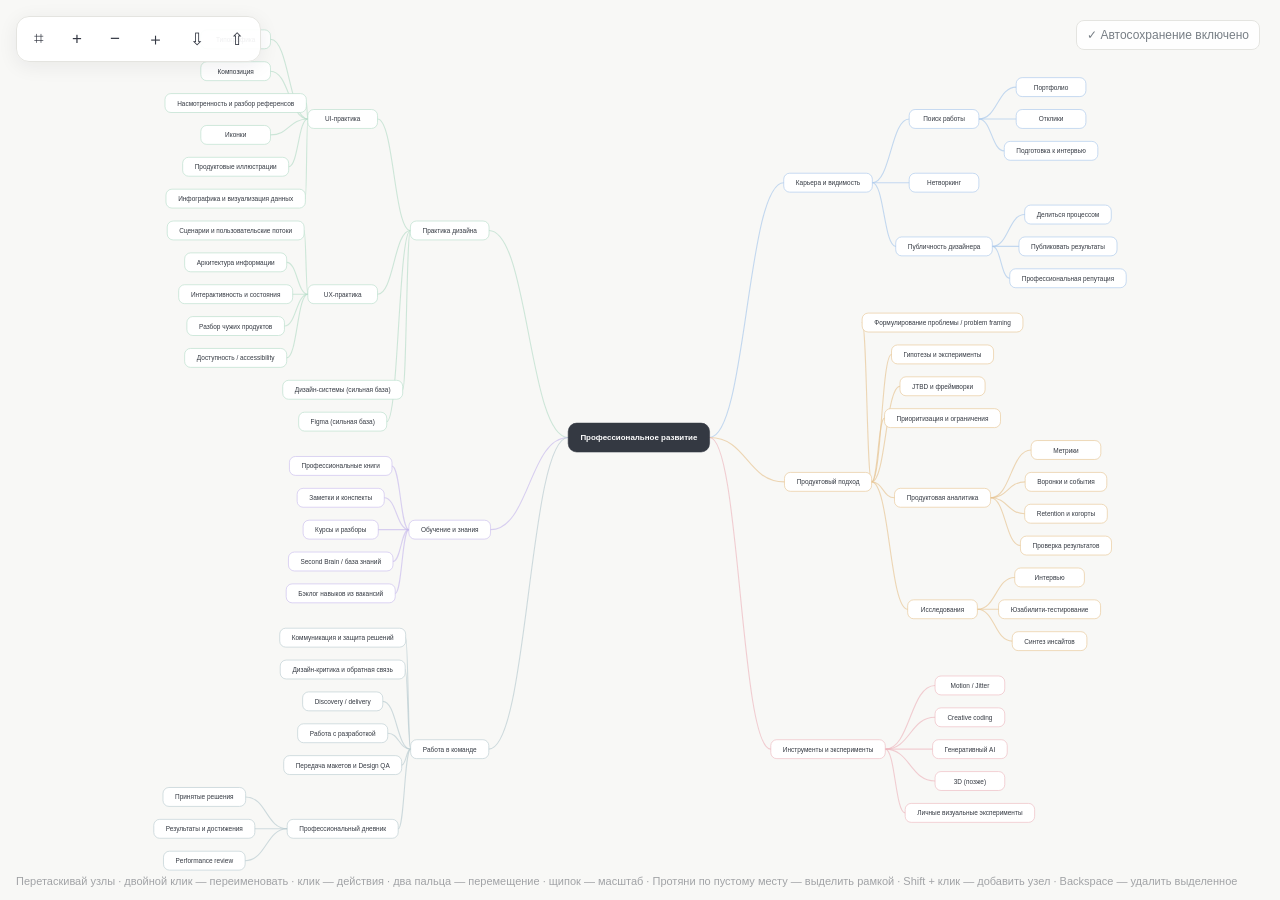
<file: assets/images/avalike/design_growth_map.html>
<!doctype html><html lang="ru"><head><meta charset="utf-8"><meta name="viewport" content="width=device-width, initial-scale=1"><title>Mind map</title><style>
:root{font-family:Inter,ui-sans-serif,-apple-system,BlinkMacSystemFont,"Segoe UI",sans-serif;color:#252a32}*{box-sizing:border-box}body{margin:0;overflow:hidden;background:#f8f8f6}svg{display:block;width:100vw;height:100vh;touch-action:none;cursor:grab}svg.dragging{cursor:grabbing}.edge{fill:none;stroke-width:2.2;stroke-linecap:round;opacity:.64}.node{cursor:move}.node rect{stroke-width:1.2}.node text{font-family:inherit;pointer-events:none}.node.selected rect{stroke:#282b35;stroke-width:2.8}.selection-box{fill:#7c91ba22;stroke:#627cae;stroke-width:1.5;stroke-dasharray:6 4;pointer-events:none}.node .count{font-size:11px;fill:#7c8088}.toolbar{position:fixed;top:16px;left:16px;display:flex;gap:6px;align-items:center;padding:6px;background:rgba(255,255,255,.92);border:1px solid #e4e4e0;border-radius:13px;box-shadow:0 4px 20px #18202812;z-index:4}.toolbar button,.menu button{font:inherit;border:0;background:none;border-radius:8px;cursor:pointer;color:#353944}.toolbar button{height:32px;min-width:32px;padding:0 10px;font-size:17px}.toolbar button:hover,.menu button:hover{background:#f0f0ef}.menu{display:none;position:fixed;z-index:6;gap:4px;padding:6px;background:#fff;border:1px solid #e3e4e1;border-radius:12px;box-shadow:0 8px 28px #1b273326}.menu.visible{display:flex}.menu button{font-size:13px;padding:9px 11px;white-space:nowrap}.hint{position:fixed;bottom:13px;left:16px;font-size:11px;color:#a1a3a6;pointer-events:none;user-select:none}.node-inline-editor{width:100%;height:100%;border:0;outline:0;background:transparent;color:#343942;text-align:center;font:500 13px Inter,-apple-system,BlinkMacSystemFont,'Segoe UI',sans-serif;padding:0 24px;box-sizing:border-box;display:flex;align-items:center;justify-content:center;white-space:nowrap;overflow:hidden;user-select:text;cursor:text;}.node-inline-editor.root-editor{font-size:16px;font-weight:650;color:white}.node.editing rect{stroke:#647fac;stroke-width:2.5}.toast{position:fixed;right:18px;bottom:18px;background:#30343c;color:#fff;padding:10px 14px;border-radius:10px;font-size:12px;opacity:0;transition:opacity .2s;pointer-events:none}.toast.on{opacity:1}.save-status{position:fixed;top:20px;right:20px;padding:7px 10px;color:#777e85;background:#ffffffdc;border:1px solid #e4e4e0;border-radius:8px;font-size:12px;z-index:4}@media(max-width:640px){.hint{font-size:10px;max-width:80%}.toolbar{top:9px;left:9px}}
</style></head><body>
<div class="toolbar"><button id="fit" title="Показать всю карту">⌗</button><button id="zoomIn" title="Увеличить">+</button><button id="zoomOut" title="Уменьшить">−</button><button id="addRoot" title="Добавить направление">＋</button><button id="export" title="Сохранить карту в JSON">⇩</button><button id="import" title="Загрузить JSON">⇧</button></div>
<svg id="canvas" aria-label="Редактируемая майндмэп"><g id="world"><g id="edges"></g><g id="nodes"></g><g id="overlay"></g></g></svg>
<div id="menu" class="menu"><button data-action="add">+ Ветка</button><button data-action="edit">Изменить</button><button data-action="toggle">Свернуть</button><button data-action="delete">Удалить</button></div>
<input type="file" id="file" accept="application/json,.json" hidden><div class="save-status" id="saveStatus">Сохранение…</div>
<div class="hint">Перетаскивай узлы · двойной клик — переименовать · клик — действия · два пальца — перемещение · щипок — масштаб · Протяни по пустому месту — выделить рамкой · Shift + клик — добавить узел · Backspace — удалить выделенное</div><div id="toast" class="toast"></div>
<script>
const initial={id:'root',t:'Профессиональное развитие',children:[
{id:'career',t:'Карьера и видимость',children:[{t:'Поиск работы',children:[{t:'Портфолио'},{t:'Отклики'},{t:'Подготовка к интервью'}]},{t:'Нетворкинг'},{t:'Публичность дизайнера',children:[{t:'Делиться процессом'},{t:'Публиковать результаты'},{t:'Профессиональная репутация'}]}]},
{id:'practice',t:'Практика дизайна',children:[{t:'UI-практика',children:[{t:'Типографика'},{t:'Композиция'},{t:'Насмотренность и разбор референсов'},{t:'Иконки'},{t:'Продуктовые иллюстрации'},{t:'Инфографика и визуализация данных'}]},{t:'UX-практика',children:[{t:'Сценарии и пользовательские потоки'},{t:'Архитектура информации'},{t:'Интерактивность и состояния'},{t:'Разбор чужих продуктов'},{t:'Доступность / accessibility'}]},{t:'Дизайн-системы (сильная база)'},{t:'Figma (сильная база)'}]},
{id:'product',t:'Продуктовый подход',children:[{t:'Формулирование проблемы / problem framing'},{t:'Гипотезы и эксперименты'},{t:'JTBD и фреймворки'},{t:'Приоритизация и ограничения'},{t:'Продуктовая аналитика',children:[{t:'Метрики'},{t:'Воронки и события'},{t:'Retention и когорты'},{t:'Проверка результатов'}]},{t:'Исследования',children:[{t:'Интервью'},{t:'Юзабилити-тестирование'},{t:'Синтез инсайтов'}]}]},
{id:'learning',t:'Обучение и знания',children:[{t:'Профессиональные книги'},{t:'Заметки и конспекты'},{t:'Курсы и разборы'},{t:'Second Brain / база знаний'},{t:'Бэклог навыков из вакансий'}]},
{id:'tools',t:'Инструменты и эксперименты',children:[{t:'Motion / Jitter'},{t:'Creative coding'},{t:'Генеративный AI'},{t:'3D (позже)'},{t:'Личные визуальные эксперименты'}]},
{id:'team',t:'Работа в команде',children:[{t:'Коммуникация и защита решений'},{t:'Дизайн-критика и обратная связь'},{t:'Discovery / delivery'},{t:'Работа с разработкой'},{t:'Передача макетов и Design QA'},{t:'Профессиональный дневник',children:[{t:'Принятые решения'},{t:'Результаты и достижения'},{t:'Performance review'}]}]}
]};
const KEY='design_mindmap_v2';let tree;let storageAvailable=true;try{localStorage.setItem(KEY+'_test','1');localStorage.removeItem(KEY+'_test');tree=JSON.parse(localStorage.getItem(KEY))||initial}catch{storageAvailable=false;tree=initial}let uid=0;function normalize(n,parent=null){n.id ||= 'n'+(++uid);n.parent=parent;n.children||=[];n.children.forEach(x=>normalize(x,n))}function clean(n){return {id:n.id,t:n.t,collapsed:!!n.collapsed,dx:n.dx||0,dy:n.dy||0,side:n.side,children:n.children.map(clean)}}normalize(tree);
const svg=document.getElementById('canvas'),world=document.getElementById('world'),edges=document.getElementById('edges'),nodes=document.getElementById('nodes'),menu=document.getElementById('menu');const NS='http://www.w3.org/2000/svg';let view={x:innerWidth/2,y:innerHeight/2,k:.85},positions=new Map(),selected=null,multi=new Set(),drag=null,editNode=null,lastNodeClick=null;const overlay=document.getElementById('overlay');const colors=['#A5C5EB','#B4DCC7','#E6C28F','#C6B8ED','#EDB5BC','#B6C9CF'];
function all(n,a=[]){a.push(n);n.children.forEach(x=>all(x,a));return a}function save(){const status=document.getElementById('saveStatus');try{localStorage.setItem(KEY,JSON.stringify(clean(tree)));status.textContent='✓ Сохранено автоматически';storageAvailable=true}catch(err){status.textContent='Не удалось автосохранить · экспортируй JSON';storageAvailable=false}}function count(n){return n.collapsed||!n.children.length?1:n.children.reduce((a,c)=>a+count(c),0)}const textCanvas=document.createElement('canvas'),textContext=textCanvas.getContext('2d');function nodeW(n){const root=n===tree;textContext.font=(root?'650 16px':'500 13px')+' Inter, -apple-system, BlinkMacSystemFont, Segoe UI, sans-serif';const width=Math.ceil(textContext.measureText(n.t).width+48);return Math.max(root?238:140,width)}function nodeH(n){return n===tree?58:38}function layout(){positions.clear();positions.set(tree.id,{x:tree.dx||0,y:tree.dy||0,side:0,depth:0,color:'#3e414b'});tree.children.forEach((n,i)=>{n.side ??= (i%2===0?1:-1)});for(let side of [-1,1]){let top=tree.children.filter(n=>n.side===side);let total=top.reduce((s,n)=>s+count(n),0);let cursor=-total*32;top.forEach((n,i)=>{let mid=cursor+count(n)*32;assign(n,side,1,side*380,mid,colors[tree.children.indexOf(n)%colors.length]);cursor+=count(n)*64+25})}}
function assign(n,side,depth,x,y,color){let px=x+(n.dx||0),py=y+(n.dy||0);positions.set(n.id,{x:px,y:py,side,depth,color});if(n.collapsed||!n.children.length)return;let cur=y-count(n)*32; n.children.forEach(c=>{let cy=cur+count(c)*32;assign(c,side,depth+1,x+side*(Math.max(215,nodeW(n)+55)),cy,color);cur+=count(c)*64})}
function el(tag,attrs,parent){let e=document.createElementNS(NS,tag);Object.entries(attrs||{}).forEach(([k,v])=>e.setAttribute(k,v));parent.appendChild(e);return e}
function render(){layout();edges.replaceChildren();nodes.replaceChildren();overlay.replaceChildren();function walk(n){let p=positions.get(n.id);if(!p)return;if(n.parent){let pp=positions.get(n.parent.id),pw=nodeW(n.parent),w=nodeW(n),start=pp.x+(p.side===1?pw/2:-pw/2),end=p.x-(p.side===1?w/2:-w/2);el('path',{d:`M ${start} ${pp.y} C ${(start+end)/2} ${pp.y}, ${(start+end)/2} ${p.y}, ${end} ${p.y}`,class:'edge',stroke:p.color},edges)}let w=nodeW(n),h=nodeH(n),root=n===tree;let g=el('g',{class:'node'+(multi.has(n.id)||selected===n?' selected':''),transform:`translate(${p.x},${p.y})`},nodes);g.dataset.id=n.id;el('rect',{x:-w/2,y:-h/2,width:w,height:h,rx:root?17:12,fill:root?'#343942':'#ffffff',stroke:root?'#343942':p.color},g);let txt=el('text',{x:0,y:5,'text-anchor':'middle','font-size':root?16:13,'font-weight':root?650:500,fill:root?'#fff':'#343942'},g);txt.textContent=n.t;if(n.collapsed&&n.children.length){el('circle',{cx:w/2-6,cy:-h/2+2,r:10,fill:p.color},g);let small=el('text',{x:w/2-6,y:-h/2+6,'text-anchor':'middle','font-size':12,fill:'#333'},g);small.textContent='+'}if(!n.collapsed)n.children.forEach(walk)}walk(tree);world.setAttribute('transform',`translate(${view.x},${view.y}) scale(${view.k})`)}
function fit(){layout();let vals=all(tree).filter(n=>positions.has(n.id)).map(n=>{let p=positions.get(n.id);return {x:p.x,y:p.y,w:nodeW(n),h:nodeH(n)}});let l=Math.min(...vals.map(p=>p.x-p.w/2))-65,r=Math.max(...vals.map(p=>p.x+p.w/2))+65,t=Math.min(...vals.map(p=>p.y-p.h/2))-60,b=Math.max(...vals.map(p=>p.y+p.h/2))+60;view.k=Math.min(1.05,Math.max(.18,Math.min(innerWidth/(r-l),innerHeight/(b-t))));view.x=innerWidth/2-(l+r)/2*view.k;view.y=innerHeight/2-(t+b)/2*view.k;render()}
function find(id){return all(tree).find(n=>n.id===id)}function mpos(e){return {x:(e.clientX-view.x)/view.k,y:(e.clientY-view.y)/view.k}}function menuAt(n){selected=n;multi.clear();multi.add(n.id);render();let p=positions.get(n.id),rect=svg.getBoundingClientRect();menu.style.left=Math.max(8,Math.min(innerWidth-360,p.x*view.k+view.x-30))+'px';menu.style.top=Math.max(8,Math.min(innerHeight-60,p.y*view.k+view.y+25))+'px';menu.classList.add('visible');menu.querySelector('[data-action="delete"]').style.display=n===tree?'none':'';menu.querySelector('[data-action="toggle"]').textContent=n.collapsed?'Развернуть':'Свернуть'}
function edit(n){
  if(editNode)finishEdit();
  menu.classList.remove('visible');
  selected=n;multi.clear();multi.add(n.id);
  render();
  editNode=n;
  const group=[...nodes.querySelectorAll('.node')].find(g=>g.dataset.id===n.id);
  if(!group){editNode=null;return}
  group.classList.add('editing');
  // Render HTML directly over the SVG label, at its exact position within the node.
  for(const t of group.querySelectorAll('text'))t.style.visibility='hidden';
  const w=nodeW(n),h=nodeH(n);
  const foreign=el('foreignObject',{x:-w/2,y:-h/2,width:w,height:h},group);
  const editor=document.createElement('div');
  editor.className='node-inline-editor'+(n===tree?' root-editor':'');
  editor.setAttribute('contenteditable','plaintext-only');
  editor.setAttribute('role','textbox');
  editor.setAttribute('aria-label','Название узла');
  editor.spellcheck=false;
  editor.textContent=n.t;
  foreign.appendChild(editor);
  for(const eventName of ['pointerdown','pointerup','click','dblclick','mousedown','mouseup']){
    editor.addEventListener(eventName,e=>e.stopPropagation());
  }
  editor.addEventListener('keydown',e=>{
    e.stopPropagation();
    if(e.key==='Enter'){e.preventDefault();finishEdit()}
    else if(e.key==='Escape'){e.preventDefault();finishEdit(true)}
  });
  editor.addEventListener('blur',()=>finishEdit());
  editor.focus();
  const range=document.createRange();range.selectNodeContents(editor);
  const selection=window.getSelection();selection.removeAllRanges();selection.addRange(range);
}
function finishEdit(cancel=false){
  if(!editNode)return;
  const n=editNode;
  const editor=nodes.querySelector('.node.editing .node-inline-editor');
  if(!cancel&&editor&&editor.textContent.trim()){n.t=editor.textContent.trim().replace(/\s+/g,' ');save()}
  editNode=null;render();
}
function drawSelection(){overlay.replaceChildren();if(!drag||drag.mode!=='box')return;let a=mpos({clientX:drag.clientX,clientY:drag.clientY}),b=mpos({clientX:drag.oldX,clientY:drag.oldY});el('rect',{x:Math.min(a.x,b.x),y:Math.min(a.y,b.y),width:Math.abs(b.x-a.x),height:Math.abs(b.y-a.y),class:'selection-box'},overlay)}
svg.addEventListener('pointerdown',e=>{if(editNode&&e.target.closest('.node.editing'))return;if(editNode)finishEdit();if(e.button!==0)return;menu.classList.remove('visible');let g=e.target.closest('.node');let n=g?find(g.dataset.id):null;let mode=!n?'box':(e.shiftKey?'toggle':'nodes');if(n){if(e.shiftKey){if(multi.has(n.id))multi.delete(n.id);else multi.add(n.id);selected=null;render();mode='toggle'}else if(!multi.has(n.id)){multi.clear();multi.add(n.id);selected=n;render()}}else {if(!e.shiftKey)multi.clear();selected=null;render()}drag={n,mode,clientX:e.clientX,clientY:e.clientY,oldX:e.clientX,oldY:e.clientY,moved:false,base:new Set(multi)};svg.setPointerCapture(e.pointerId);svg.classList.add('dragging')});
svg.addEventListener('pointermove',e=>{if(!drag)return;let dx=e.clientX-drag.oldX,dy=e.clientY-drag.oldY;drag.oldX=e.clientX;drag.oldY=e.clientY;if(Math.abs(e.clientX-drag.clientX)+Math.abs(e.clientY-drag.clientY)>4)drag.moved=true;if(drag.mode==='box'){let a=mpos({clientX:drag.clientX,clientY:drag.clientY}),b=mpos(e);multi=new Set(drag.base);for(const n of all(tree)){if(!positions.has(n.id))continue;let p=positions.get(n.id),w=nodeW(n),h=nodeH(n);if(p.x+w/2>=Math.min(a.x,b.x)&&p.x-w/2<=Math.max(a.x,b.x)&&p.y+h/2>=Math.min(a.y,b.y)&&p.y-h/2<=Math.max(a.y,b.y))multi.add(n.id)}selected=null;render();drawSelection()}else if(drag.mode==='nodes'&&drag.moved){for(const id of multi){const n=find(id);if(n){n.dx=(n.dx||0)+dx/view.k;n.dy=(n.dy||0)+dy/view.k}}render()}else if(drag.mode==='pan'){view.x+=dx;view.y+=dy;render()}});
svg.addEventListener('pointerup',e=>{if(!drag)return;let d=drag;drag=null;svg.classList.remove('dragging');overlay.replaceChildren();if(d.moved&&d.mode==='nodes')save();else if(!d.moved&&d.mode==='nodes'&&d.n&&multi.size===1){const now=Date.now();if(lastNodeClick&&lastNodeClick.id===d.n.id&&now-lastNodeClick.time<450){lastNodeClick=null;edit(d.n)}else{lastNodeClick={id:d.n.id,time:now};menuAt(d.n)}}else if(!d.moved&&d.mode==='pan'){multi.clear();selected=null;render()}else render()});
svg.addEventListener('dblclick',e=>{let g=e.target.closest('.node');if(g){e.preventDefault();edit(find(g.dataset.id))}});svg.addEventListener('wheel',e=>{e.preventDefault();if(e.ctrlKey||e.metaKey){let f=Math.exp(-e.deltaY*.008);let k=Math.max(.15,Math.min(2.5,view.k*f));view.x=e.clientX-(e.clientX-view.x)*k/view.k;view.y=e.clientY-(e.clientY-view.y)*k/view.k;view.k=k}else{view.x-=e.deltaX;view.y-=e.deltaY}render()},{passive:false});
menu.addEventListener('click',e=>{let b=e.target.closest('button');if(!b||!selected)return;let n=selected,a=b.dataset.action;menu.classList.remove('visible');if(a==='add'){n.collapsed=false;let child={id:'n'+Date.now(),t:'Новая ветка',children:[],parent:n};n.children.push(child);save();render();edit(child)}if(a==='edit')edit(n);if(a==='toggle'){n.collapsed=!n.collapsed;save();render()}if(a==='delete'&&n.parent){n.parent.children=n.parent.children.filter(x=>x!==n);selected=null;save();render()}});window.addEventListener('keydown',e=>{if(e.key!=='Backspace'&&e.key!=='Delete')return;if(editNode||e.target instanceof HTMLInputElement||e.target instanceof HTMLTextAreaElement||e.target.isContentEditable)return;e.preventDefault();menu.classList.remove('visible');if(multi.size){const ids=new Set(multi);if(ids.has(tree.id))ids.delete(tree.id);function prune(n){n.children=n.children.filter(c=>!ids.has(c.id));n.children.forEach(prune)}prune(tree);save()}multi.clear();selected=null;render()});
document.getElementById('fit').onclick=fit;document.getElementById('zoomIn').onclick=()=>{view.k=Math.min(2.5,view.k*1.2);render()};document.getElementById('zoomOut').onclick=()=>{view.k=Math.max(.15,view.k/1.2);render()};document.getElementById('addRoot').onclick=()=>{let n={id:'n'+Date.now(),t:'Новое направление',children:[],parent:tree,side:tree.children.filter(x=>x.side===1).length<=tree.children.filter(x=>x.side===-1).length?1:-1};tree.children.push(n);save();render();edit(n)};document.getElementById('export').onclick=()=>{let blob=new Blob([JSON.stringify(clean(tree),null,2)],{type:'application/json'}),u=URL.createObjectURL(blob),a=document.createElement('a');a.href=u;a.download='mind-map.json';a.click();setTimeout(()=>URL.revokeObjectURL(u),500)};document.getElementById('import').onclick=()=>document.getElementById('file').click();document.getElementById('file').onchange=async e=>{let f=e.target.files[0];if(!f)return;try{let obj=JSON.parse(await f.text());if(!obj.t||!Array.isArray(obj.children))throw Error();tree=obj;normalize(tree);save();fit()}catch{alert('Не удалось открыть JSON карты')}e.target.value=''};window.addEventListener('resize',render);fit();document.getElementById('saveStatus').textContent=storageAvailable?'✓ Автосохранение включено':'Автосохранение недоступно · используй JSON';
</script></body></html>
</file>
<file: case-chrome.css>
/* Shared case header/footer: exact Avalike reference styles. */
    .portfolio-header {
      position: fixed;
      z-index: 100;
      top: 18px;
      left: 36px;
      font-family: var(--font-primary-family);
      font-size: var(--font-primary-size);
      font-weight: 300;
      line-height: var(--font-primary-line-height);
      letter-spacing: var(--font-primary-letter-spacing);
    }

    .portfolio-header__nav {
      display: flex;
      gap: 20px;
      align-items: flex-start;
    }

    .case-nav,
    .case-section-nav {
      font-family: var(--font-primary-family);
      font-size: var(--font-primary-size);
      font-weight: 300;
      line-height: var(--font-primary-line-height);
      letter-spacing: var(--font-primary-letter-spacing);
      font-synthesis: none;
      text-transform: lowercase;
    }

    .case-section-nav {
      color: rgba(66, 66, 66, 0.4);
      top: calc(18px + 6.5 * 22.4px);
    }

    .portfolio-header,
    .case-nav,
    .case-section-nav,
    .portfolio-footer {
      font-size: 17.6px;
      line-height: 22.4px;
    }

    @media (max-width: 799px) {
      .portfolio-header,
      .case-nav,
      .case-section-nav,
      .portfolio-footer {
        font-size: 14.4px;
        line-height: 18.4px;
      }
    }

    .portfolio-header__actions {
      position: fixed;
      top: 18px;
      right: 36px;
      display: flex;
      flex-direction: row;
      align-items: center;
      gap: 45px;
      opacity: 1;
      visibility: visible;
      pointer-events: auto;
    }

    .portfolio-header__action {
      position: relative;
      display: inline-block;
      height: auto;
      line-height: inherit;
      color: var(--blue);
    }

    .portfolio-header__action::after {
      position: absolute;
      right: 0;
      bottom: 0;
      left: 0;
      height: 1.3px;
      background: currentColor;
      content: "";
      transform: scaleX(0);
      transform-origin: left center;
      transition: transform 220ms ease;
    }

    .portfolio-header__action:hover::after,
    .portfolio-header__action:focus-visible::after { transform: scaleX(1); }

    .portfolio-header__action[href*="t.me"]::after {
      background: linear-gradient(to right, currentColor 0 52%, transparent 52% 66%, currentColor 66% 100%);
    }

    .portfolio-header__arrow {
      display: inline-block;
      width: 12.722px;
      height: 11.822px;
      margin-right: 6px;
      vertical-align: -1px;
    }

    .portfolio-header__action[href*="t.me"] .portfolio-header__arrow { margin-right: 7.5px; }

    .portfolio-header__nav a,
    .portfolio-footer a,
    .portfolio-footer__email {
      cursor: pointer;
    }

    .portfolio-header__nav a:hover,
    .portfolio-header__nav a:focus-visible {
      color: var(--blue) !important;
      opacity: 0.8 !important;
    }

    .portfolio-header__toggle { display: none; }

    .page > .portfolio-footer {
      position: relative;
      display: flex;
      align-items: center;
      min-height: 50svh;
      height: auto;
      padding: 52px 36px;
      overflow: hidden;
      background: var(--bg);
      color: var(--blue);
    }

    .page > .portfolio-footer::before { display: none; }

    .portfolio-footer__content {
      display: flex;
      align-items: flex-end;
      justify-content: space-between;
      gap: 40px;
      width: 100%;
    }

    .portfolio-footer__email {
      display: block;
      width: auto;
      max-width: calc(100vw - 72px);
      height: 42.911px;
    }

    .portfolio-footer__brand {
      display: flex;
      flex-direction: column;
      align-items: flex-start;
      gap: 12px;
      width: min(50%, 426px);
      margin-left: auto;
      order: 2;
    }

    .portfolio-footer__katya {
      display: block;
      width: 100%;
      height: auto;
      object-fit: contain;
      object-position: left center;
    }

    .portfolio-footer__availability {
      margin: 0;
      font: inherit;
      text-transform: none;
    }

    .portfolio-footer__links {
      display: flex;
      gap: 34px;
      margin-top: 34px;
      font-family: var(--font-primary-family);
      font-size: var(--font-primary-size);
      font-weight: var(--font-primary-weight);
      line-height: var(--font-primary-line-height);
      letter-spacing: var(--font-primary-letter-spacing);
    }

    .portfolio-footer__email-group { order: 1; }

    .portfolio-footer__links a {
      position: relative;
      display: inline-block;
      text-decoration: none;
    }

    .portfolio-footer__links a::after {
      position: absolute;
      right: 0;
      bottom: 0;
      left: 0;
      height: 1.3px;
      background: var(--blue);
      content: "";
      clip-path: inset(0 100% 0 0);
      transition: clip-path 220ms ease;
      pointer-events: none;
    }

    .portfolio-footer__links a:hover::after,
    .portfolio-footer__links a:focus-visible::after { clip-path: inset(0); }

    .portfolio-footer__links a[href*="t.me"]::after {
      background: linear-gradient(to right, var(--blue) 0 calc(52% - 10px), transparent calc(52% - 10px) calc(66% - 8px), var(--blue) calc(66% - 8px) 100%);
    }

    @media (pointer: fine) {
      .portfolio-header a, .portfolio-header button, .portfolio-footer a, .portfolio-footer__email { cursor: pointer; }
    }

    @media (max-width: 799px) {
      :root { --font-primary-size: 20px; --font-primary-line-height: 26px; }
    }

    @media (max-width: 700px) {
      :root {
        --page-x: 20px;
        --grid-gap: 12px;
      }
      .portfolio-header { left: 20px; }
      .portfolio-header__actions { right: 20px; gap: 22.5px; }
      .portfolio-header__arrow { width: 10.411px; height: 9.678px; margin-right: 5.27px; }
      .portfolio-header__action[href*="t.me"] .portfolio-header__arrow { margin-right: 6.5px; }
      .page > .portfolio-footer { padding-inline: 20px; }
      .portfolio-footer__email { max-width: calc(100vw - 40px); height: 27.463px; }
      .portfolio-footer__links { gap: 20px; flex-wrap: wrap; }
    }

    @media (max-width: 479px) {
      .portfolio-header__actions { gap: 15px; }
      .portfolio-header__toggle {
        display: flex;
        flex-direction: column;
        justify-content: space-between;
        width: 28px;
        height: 24px;
        padding: 3px 2px;
        border: 0;
        background: transparent;
        cursor: pointer;
      }
      .portfolio-header__toggle span { display: block; width: 24px; height: 1.5px; background: var(--blue); }
      .portfolio-header__nav { display: none; flex-direction: column; gap: 10px; }
      .portfolio-header.is-open { padding: 0; background: transparent; }
      .portfolio-header.is-open .portfolio-header__nav { display: flex; margin-top: 10px; }
      .portfolio-footer__links { justify-content: space-between; gap: 8px; width: calc(100vw - 40px); }
      .portfolio-footer__content { align-items: flex-start; }
      .portfolio-footer__brand { width: min(50%, 300px); }
    }


/* Increase the case hero heading only at mobile widths. */
@media (max-width: 500px) {
  .case-page-header + .case-hero .case-hero__title { font-size: 30px; }
}

@media (min-width: 501px) and (max-width: 760px) {
  .case-page-header + .case-hero .case-hero__title { font-size: 38px; }
}

@media (min-width: 761px) and (max-width: 767px) {
  [data-case-header="avalike"] + .case-hero .case-hero__title { font-size: 41px; }
  [data-case-header="skillshare"] + .case-hero .case-hero__title,
  [data-case-header="mendi"] + .case-hero .case-hero__title { font-size: 46px; }
}

@media (max-width: 479px) {
  /* The legacy shared nav rule must not expose links while the burger is closed. */
  .portfolio-header:not(.is-open) .portfolio-header__nav { display: none; }
}
</file>
<file: case-shared.css>
/* Shared visual system for the three project case pages. */
@font-face {
  font-family: "CoFo Sans Trial";
  src: url("assets/fonts/CoFoSans-Light-Trial.otf") format("opentype");
  font-weight: 300;
  font-style: normal;
  font-display: swap;
}

:root {
  --case-bg: #f8f8f7;
  --case-ink: #424242;
  --case-font: "CoFo Sans Trial", "CoFo Sans", Arial, Helvetica, sans-serif;
  --case-font-size: 20px;
  --case-line-height: 26px;
  --case-page-x: 36px;
  --case-grid-gap: 20px;
  --case-block-gap: 80px;
  --bg: var(--case-bg);
  --blue: var(--case-ink);
  --blue-hover: var(--case-ink);
  --link-hover: var(--case-ink);
  --page-x: var(--case-page-x);
  --grid-gap: var(--case-grid-gap);
  --block-gap: var(--case-block-gap);
  --text-to-media-gap: 32px;
  --font-primary-family: var(--case-font);
  --font-primary-weight: 300;
  --font-primary-size: var(--case-font-size);
  --font-primary-line-height: var(--case-line-height);
  --font-primary-letter-spacing: -0.03em;
  --font-caption-family: var(--case-font);
  --font-caption-size: 14px;
  --font-caption-weight: 400;
  --font-caption-line-height: 18px;
  --font-caption-letter-spacing: 0;
}

html,
body,
.page {
  background: var(--case-bg);
  color: var(--case-ink);
}

body,
.page {
  font-family: var(--case-font);
  font-size: var(--case-font-size);
  font-weight: 300;
  line-height: var(--case-line-height);
  letter-spacing: -0.03em;
  font-synthesis: none;
}

.case-hero__grid,
.case-text-section__grid,
.case-image-section__grid,
.case-section-heading__grid,
.case-split-section__grid,
.jtbd-section__grid {
  grid-template-columns: repeat(12, minmax(0, 1fr));
  column-gap: var(--case-grid-gap);
}

.case-hero,
.case-text-section,
.case-image-section,
.case-section-heading,
.case-split-section,
.jtbd-section {
  padding-inline: var(--case-page-x);
}

.case-hero__description,
.case-text-section__text,
.case-text-section__list,
.case-section-heading__caption,
.case-section-heading__list,
.case-section-heading__link,
.case-split-section__caption,
.case-split-section__list {
  color: var(--case-ink);
  font-family: var(--case-font);
  font-size: var(--case-font-size);
  font-weight: 300;
  line-height: var(--case-line-height);
  letter-spacing: -0.03em;
}

.case-text-section__content,
.case-section-heading__content {
  grid-column: 3 / span 6;
}

.case-section-heading__title,
.case-text-section__title,
.case-split-section__title,
.jtbd-section__title {
  color: var(--case-ink);
  font-family: "CoFo Sans", Arial, Helvetica, sans-serif;
  font-size: 32px;
  font-weight: 400;
  line-height: 38px;
  letter-spacing: -0.03em;
}

.case-page-header {
  position: fixed;
  z-index: 100;
  top: 18px;
  left: var(--case-page-x);
  right: var(--case-page-x);
  color: var(--case-ink);
  font-family: var(--case-font);
  font-size: var(--case-font-size);
  font-weight: 300;
  line-height: var(--case-line-height);
  letter-spacing: -0.03em;
}

.case-page-header.portfolio-header {
  right: auto;
}

.portfolio-header__nav,
.topbar__actions {
  display: flex;
  align-items: flex-start;
  gap: 20px;
}

.portfolio-header__actions {
  top: 18px;
  right: var(--case-page-x);
  gap: 45px;
  font: inherit;
}

.case-nav,
.case-nav__home,
.case-nav__list,
.case-nav__link,
.case-nav__current,
.case-section-nav,
.case-section-nav__list,
.case-section-nav__link {
  color: var(--case-ink);
  font-family: var(--case-font);
  font-size: 16px;
  font-weight: 300;
  line-height: 20px;
  letter-spacing: -0.03em;
  text-transform: lowercase;
}

.case-nav,
.case-section-nav {
  left: var(--case-page-x);
  width: calc(((100vw - var(--case-page-x) * 2 - var(--case-grid-gap) * 11) / 12) * 2 + var(--case-grid-gap));
}

.case-nav {
  bottom: 20px;
}

.case-section-nav {
  top: 124px;
}

/* Temporarily hide section navigation while retaining its markup and behavior. */
.case-section-nav {
  display: none !important;
}

/* Keep the lower navigation above page content and reserve room for it. */
.case-nav {
  z-index: 30;
  background-color: var(--case-bg);
}

.case-section-nav {
  z-index: 20;
  max-height: calc(100vh - var(--case-section-nav-top, 124px) - var(--case-section-nav-clearance, 36px));
  max-height: max(0px, calc(100dvh - var(--case-section-nav-top, 124px) - var(--case-section-nav-clearance, 36px)));
  min-height: 0;
}

.case-section-nav__list {
  flex: 1 1 auto;
  min-height: 0;
  overflow-y: auto;
  overscroll-behavior: contain;
  scrollbar-width: none;
}

.case-section-nav__list::-webkit-scrollbar {
  display: none;
}

.case-section-nav__link {
  opacity: 0.4;
}

.case-section-nav__link.is-active,
.case-section-nav__link:hover,
.case-section-nav__link:focus-visible {
  color: var(--case-ink);
  opacity: 1;
}

.case-section-nav:not(.is-visible) {
  pointer-events: none;
}

.case-section-heading {
  padding-bottom: var(--case-block-gap);
}

.case-section-heading--before-media,
.case-text-section--before-media {
  padding-bottom: var(--case-line-height);
}

.case-page-footer {
  min-height: 50svh;
  padding: 52px var(--case-page-x);
  background: var(--case-bg);
  color: var(--case-ink);
  font-family: var(--case-font);
  font-size: 17.6px;
  line-height: 22.4px;
  letter-spacing: -0.03em;
}

.case-page-footer {
  position: relative;
}

.contacts__value,
.contacts__intro,
.contacts__year,
.contacts__tagline {
  color: var(--case-ink);
  font-family: var(--case-font);
  letter-spacing: -0.03em;
}

@media (max-width: 1000px) {
  .case-hero__grid,
  .case-text-section__grid,
  .case-image-section__grid,
  .case-section-heading__grid,
  .case-split-section__grid,
  .jtbd-section__grid {
    grid-template-columns: 1fr;
  }

  .case-text-section__content,
  .case-section-heading__content,
  .case-image-section__content,
  .case-split-section__text,
  .case-split-section__media,
  .jtbd-section__content {
    grid-column: auto;
  }
}

@media (max-width: 700px) {
  :root {
    --case-page-x: 20px;
    --case-grid-gap: 12px;
    --page-x: var(--case-page-x);
    --grid-gap: var(--case-grid-gap);
    --block-gap: var(--case-block-gap);
  }

  .portfolio-header__actions {
    right: var(--case-page-x);
  }

  .case-page-footer {
    padding-inline: var(--case-page-x);
  }

}

@media (max-width: 799px) {
  .case-page-footer {
    font-size: 14.4px;
    line-height: 18.4px;
  }
}

/* Reduce the centered eight-column content only above the large desktop breakpoint. */
@media (min-width: 1561px) {
  :root {
    --case-content-max: calc((min(var(--case-wide-content-max, 1444px), calc(100vw - var(--case-page-x) * 2)) + var(--case-grid-gap)) * 3 / 4 - var(--case-grid-gap));
  }

  .case-meta {
    max-width: calc(var(--case-content-max) + var(--case-page-x) * 2);
    margin-inline: auto;
  }
}

/* Shared desktop text scale for case content and both case navigation menus. */
@media (min-width: 901px) {
  .case-hero__description,
  .case-text-section__text,
  .case-text-section__list,
  .case-section-heading__list,
  .case-split-section__list,
  .case-nav,
  .case-nav__home,
  .case-nav__list,
  .case-nav__link,
  .case-nav__current,
  .case-section-nav,
  .case-section-nav__list,
  .case-section-nav__link {
    font-family: var(--case-font);
    font-size: 18px;
    line-height: 24px;
  }
}
</file>
<file: case-layout.css>
/* Avalike's approved type and spacing, applied to the Skillshare and Mendi grids. */
.case-layout {
  --case-layout-width: calc(100% - 2 * var(--case-page-x));
  --case-section-space: var(--avalike-section-gap, 56px);
  --case-title-space: var(--avalike-title-content-gap, 16px);
  --case-hero-space: var(--avalike-hero-title-content-gap, 20px);
  --case-caption-space: var(--avalike-caption-title-gap, 6px);
  --case-media-space: var(--avalike-text-media-gap, 26px);
  --case-copy-space: var(--avalike-paragraph-gap, 13px);
  --case-section-title-size: var(--avalike-heading-font-size, 30px);
  --case-content-color: var(--avalike-body-color, var(--case-ink));
  --case-title-color: var(--avalike-heading-color, var(--case-ink));
  display: grid;
  grid-template-columns: minmax(0, 1fr);
  gap: var(--case-section-space);
  width: var(--case-layout-width);
  margin-inline: auto;
  padding-block: var(--avalike-case-top-padding, 99px) var(--avalike-case-bottom-padding, 96px);
}

@media (width > 900px) {
  .case-layout { width: min(720px, var(--case-layout-width)); }
}

@media (width > 760px) {
  .case-layout {
    --case-section-space: var(--avalike-section-gap, 80px);
    --case-title-space: var(--avalike-title-content-gap, 18px);
    --case-hero-space: var(--avalike-hero-title-content-gap, 24px);
    --case-caption-space: var(--avalike-caption-title-gap, 7px);
    --case-media-space: var(--avalike-text-media-gap, 36px);
    --case-copy-space: var(--avalike-paragraph-gap, 12px);
    --case-section-title-size: var(--avalike-heading-font-size, 28px);
    --case-content-color: var(--avalike-body-color, #262626);
    --case-title-color: var(--avalike-heading-color, #2b2b2b);
    padding-block: var(--avalike-case-top-padding, 100px) var(--avalike-case-bottom-padding, 112px);
  }
}

.case-layout[data-container-width] {
  width: min(var(--avalike-container-width), var(--case-layout-width));
}

.case-layout :is(.case-hero, .case-text-section, .case-section-heading,
  .case-image-section, .jtbd-section, .skillshare-hypotheses-section) {
  min-width: 0;
  margin-block: 0;
  padding: 0;
}

.case-layout .case-hero { min-height: 0; }

.case-layout :is(.case-hero__grid, .case-hero__content, .case-text-section__grid,
  .case-section-heading__grid, .case-image-section__grid, .jtbd-section__grid,
  .skillshare-hypotheses-section__inner) {
  grid-template-columns: minmax(0, 1fr);
  width: 100%;
  max-width: none;
}

.case-layout :is(.case-hero__content, .case-hero__text, .case-text-section__content,
  .case-section-heading__content, .case-image-section__content, .jtbd-section__content,
  .skillshare-hypotheses-section__title, .skillshare-hypotheses-grid) {
  grid-column: 1 / -1;
  min-width: 0;
}

.case-layout .case-image-section--main-scenarios .case-image-section__content {
  width: calc((100% + 100vw) / 2);
  margin-inline: 0;
  padding-inline: 0;
}

.case-layout :is(.case-layout-section, .case-layout-media-body,
  .case-layout-copy, .case-layout-copy-part .case-section-heading__content,
  .case-text-section__content, .jtbd-section__content) {
  display: grid;
  grid-template-columns: minmax(0, 1fr);
  min-width: 0;
}

.case-layout :is(.case-layout-section, .jtbd-section__content,
  .skillshare-hypotheses-section__inner) { row-gap: var(--case-title-space); }
.case-layout .case-layout-media-body { gap: var(--case-media-space); }
.case-layout :is(.case-layout-copy, .case-layout-copy-part .case-section-heading__content,
  .case-text-section__content) { row-gap: var(--case-copy-space); }
.case-layout .case-text-section__content:has(> .case-layout-copy) { row-gap: var(--case-title-space); }

.case-layout .case-hero__content {
  display: grid;
  row-gap: var(--case-hero-space);
}

.case-layout .case-layout-hero-body {
  display: grid;
  grid-column: 1 / -1;
  grid-template-columns: subgrid;
  row-gap: var(--case-media-space);
}

.case-layout .case-layout-hero-body > .case-hero__description { grid-column: 1 / -1; }
.case-layout .case-hero__text--title-only {
  display: grid;
  gap: var(--case-caption-space);
  margin: 0;
}

.case-layout .case-hero__title {
  margin: 0;
  color: var(--case-title-color);
}

.case-layout .case-hero__title:not(.case-hero__title--original) {
  font-size: var(--avalike-hero-font-size, 32px);
  line-height: 1.12;
  letter-spacing: -0.03em;
}

.case-layout[data-hero-font-size] .case-hero__title--original {
  font-size: var(--avalike-hero-font-size);
}

.case-layout h2 {
  margin-block: 0;
  color: var(--case-title-color);
  font-size: var(--case-section-title-size);
  line-height: 1.2;
  letter-spacing: -0.03em;
}

.case-layout :is(.case-hero__description, .case-text-section__text,
  .case-text-section__list, .case-section-heading__caption, .case-section-heading__list) {
  max-width: none;
  margin-block: 0;
  color: var(--case-content-color);
  font-size: var(--avalike-body-font-size, 17px);
  line-height: var(--avalike-body-line-height, 26px);
}

.case-layout .case-hero__eyebrow {
  margin: 0;
  font-size: 14px;
  line-height: 24px;
}

.case-layout :is(.jtbd-card, .hypotheses-card, .skillshare-hypothesis__card) {
  min-width: 0;
  min-height: 0;
  padding: var(--avalike-story-card-padding, 24px);
  background-color: #fff;
  border-radius: 30px;
  color: var(--case-content-color);
  font-size: var(--avalike-story-font-size, 16px);
  line-height: 24px;
  letter-spacing: -0.03em;
  overflow-wrap: anywhere;
}

.case-layout :is(.jtbd-card, .hypotheses-card) { border-radius: 32px; }
.case-layout .jtbd-card { line-height: 1.44444; }

.case-layout :is(.hypotheses-card__label, .skillshare-hypothesis__label) {
  margin-bottom: var(--avalike-story-label-content-gap, 8px);
  font: 400 14px/24px "CoFo Sans Mono Trial", "CoFo Sans", Arial, sans-serif;
  letter-spacing: 0;
  text-transform: uppercase;
  color: var(--case-ink);
  opacity: .4;
}

.case-layout :is(.jtbd-board, .hypotheses-board, .skillshare-hypotheses-group) {
  gap: var(--avalike-jtbd-card-gap, 8px);
}

.case-layout :is(.hypotheses-card__icon, .skillshare-hypothesis__icon) {
  top: var(--avalike-hypothesis-icon-top, var(--case-hypothesis-icon-inset, 8px));
  right: var(--avalike-hypothesis-icon-right, var(--case-hypothesis-icon-inset, 8px));
}

@media (width >= 700px) {
  .case-layout [aria-labelledby="jtbd-title"] .jtbd-board {
    grid-template-columns: repeat(2, minmax(0, 1fr));
  }
}

@media (width < 700px) {
  .case-layout [aria-labelledby="jtbd-title"] .jtbd-board {
    grid-template-columns: minmax(0, 1fr);
  }
}

@media (width > 760px) {
  .case-layout {
    --case-hypothesis-icon-inset: 18px;
  }

  .case-layout .case-hero__eyebrow {
    color: #a3a3a3;
    opacity: 1;
  }

  .case-layout :is(.jtbd-card, .hypotheses-card, .skillshare-hypothesis__card) {
    line-height: var(--avalike-body-line-height, 26px);
  }

  .case-layout :is(.hypotheses-card, .skillshare-hypothesis__card) {
    padding: var(--avalike-story-card-padding, 32px);
  }

  .case-layout :is(.hypotheses-board, .skillshare-hypotheses-group, .jtbd-board--hypothesis-spacing) {
    gap: var(--avalike-jtbd-card-gap, 20px);
  }

  .case-layout :is(.hypotheses-card__label, .skillshare-hypothesis__label) {
    margin-bottom: var(--avalike-story-label-content-gap, 6px);
    color: #b5b5b5;
    opacity: 1;
  }
}

.case-layout[data-page-caption-color] .case-hero__eyebrow {
  color: var(--avalike-page-caption-color);
  opacity: 1;
}

.case-layout[data-story-caption-color] :is(.hypotheses-card__label, .skillshare-hypothesis__label) {
  color: var(--avalike-story-caption-color);
  opacity: 1;
}

.case-layout[data-hypothesis-background] .hypotheses-card {
  background-color: var(--avalike-hypothesis-background);
}

.case-layout[data-mendi-card-radius] :is(.hypotheses-card, [aria-labelledby="jtbd-title"] .jtbd-card) {
  border-radius: var(--avalike-mendi-card-radius);
}

.case-layout[data-highlight-body] :is(.case-hero__description, .case-text-section__text,
  .case-text-section__list, .case-section-heading__caption, .case-section-heading__list) {
  background-color: #ffe996;
  outline: 1px solid #a66b00;
  outline-offset: -1px;
}
</file>
<file: mobile-navigation.css>
/* Shared mobile menu surfaces; use the opaque site colour without blur support. */
@media (max-width: 767px) {
  :root {
    --mobile-menu-surface: var(--background, var(--case-bg, #f8f8f7));
    --mobile-menu-blur: 30px;
    --mobile-menu-outset: 8px;
    --mobile-menu-rgb: 248, 248, 247; /* Site background #f8f8f7. */
  }

  @supports ((backdrop-filter: blur(1px)) or (-webkit-backdrop-filter: blur(1px))) {
    :root {
      --mobile-menu-surface: rgba(var(--mobile-menu-rgb), .2);
    }
  }

  .hero__nav,
  .portfolio-header {
    isolation: isolate;
  }

  /* One surface spans all twelve columns, behind both the burger and action links. */
  body.case-active .hero__nav::before,
  .hero__nav.is-open::before,
  .portfolio-header::before {
    content: "";
    position: absolute;
    top: -8px;
    bottom: -12px;
    left: 0;
    width: calc(100vw - 2 * var(--page-padding, var(--page-x, 20px)));
    z-index: -1;
    pointer-events: none;
    background: var(--mobile-menu-surface);
    -webkit-backdrop-filter: blur(var(--mobile-menu-blur));
    backdrop-filter: blur(var(--mobile-menu-blur));
  }

  body.case-active .hero__nav::before,
  .hero__nav.is-open::before,
  .portfolio-header::before {
    left: calc(-1 * var(--mobile-menu-outset));
    width: calc(100vw - 2 * var(--page-padding, var(--page-x, 20px)) + 2 * var(--mobile-menu-outset));
  }

  .case-nav {
    background: var(--mobile-menu-surface);
    -webkit-backdrop-filter: blur(var(--mobile-menu-blur));
    backdrop-filter: blur(var(--mobile-menu-blur));
  }
}

@media (max-width: 479px) {
  .hero__nav-toggle span,
  .portfolio-header__toggle span {
    transform-origin: center;
    transition: transform 300ms ease, opacity 300ms ease;
  }

  .hero__nav.is-open .hero__nav-toggle span:first-child,
  .portfolio-header.is-open .portfolio-header__toggle span:first-child {
    transform: translateY(8.25px) rotate(45deg);
  }

  .hero__nav.is-open .hero__nav-toggle span:nth-child(2),
  .portfolio-header.is-open .portfolio-header__toggle span:nth-child(2) {
    opacity: 0;
  }

  .hero__nav.is-open .hero__nav-toggle span:last-child,
  .portfolio-header.is-open .portfolio-header__toggle span:last-child {
    transform: translateY(-8.25px) rotate(-45deg);
  }

  @media (prefers-reduced-motion: reduce) {
    .hero__nav-toggle span,
    .portfolio-header__toggle span { transition-duration: 0ms; }
  }
}
</file>
<file: email-toast.css>
.email-toast {
  position: fixed;
  z-index: 2000;
  left: 50%;
  bottom: calc(24px + env(safe-area-inset-bottom, 0px));
  display: flex;
  align-items: center;
  width: max-content;
  max-width: calc(100vw - 40px);
  min-height: 48px;
  padding: 10px 18px;
  border-radius: 16px;
  background: rgba(248, 248, 247, .58);
  -webkit-backdrop-filter: blur(24px);
  backdrop-filter: blur(24px);
  box-shadow: 0 8px 28px rgba(33, 34, 34, .1);
  color: #212222;
  font: 400 12px/16px "CoFo Sans Trial", ui-monospace, monospace;
  letter-spacing: .08em;
  text-transform: uppercase;
  pointer-events: none;
  opacity: 0;
  visibility: hidden;
  transform: translate(-50%, 12px) scale(.96);
  transition: opacity 220ms ease, transform 360ms cubic-bezier(.2, 1, .4, 1), visibility 0s linear 220ms;
}
.email-toast.is-visible {
  opacity: 1;
  visibility: visible;
  transform: translate(-50%, 0) scale(1);
  transition-delay: 0s;
}
.email-toast__message { white-space: nowrap; }
@supports not ((backdrop-filter: blur(1px)) or (-webkit-backdrop-filter: blur(1px))) {
  .email-toast { background: rgba(248, 248, 247, .94); }
}
@media (min-width: 768px) and (hover: hover) and (pointer: fine) {
  .email-toast { display: none; }
}
@media (max-width: 767px) {
  /* A background on the filtered SVG would be tinted into a solid rectangle. */
  .contacts-screen__email:hover,
  .contacts-screen__email:focus-visible,
  .contacts-screen.is-email-hover .contacts-screen__email {
    background-color: transparent;
  }
  .contacts-copy-cursor { display: none; }
}
@media (prefers-reduced-motion: reduce) {
  .email-toast { transition-duration: 0ms; transform: translateX(-50%); }
}

/* Footer copy cursor shared with the home page. */
    .contacts-copy-cursor {
      position: fixed;
      z-index: 30;
      width: 90px;
      height: 31.111px;
      pointer-events: none;
      opacity: 0;
      transform: translate(-50%, -50%);
      transition: opacity 120ms ease, width 200ms cubic-bezier(0.22, 1, 0.36, 1);
    }

    .contacts-copy-cursor.is-visible {
      opacity: 1;
    }

    .contacts-copy-cursor.is-copied {
      width: 108.889px;
    }

    .contacts-copy-cursor img {
      position: absolute;
      inset: 0;
      display: block;
      width: 100%;
      height: 31.111px;
      object-fit: fill;
      transform-origin: left center;
      transition: opacity 200ms cubic-bezier(0.22, 1, 0.36, 1), transform 200ms cubic-bezier(0.22, 1, 0.36, 1);
    }

    .contacts-copy-cursor img.is-copied-icon {
      opacity: 0;
      transform: scaleX(0);
    }


@media (min-width: 768px) and (hover: hover) and (pointer: fine) {
  .portfolio-footer .portfolio-footer__email { cursor: none; }
}
@media (max-width: 767px), (hover: none), (pointer: coarse) {
  .contacts-copy-cursor { display: none; }
  .contacts-screen__email,
  .portfolio-footer .portfolio-footer__email { cursor: pointer; }
}
</file>
<file: mobile-chrome.css>
/* Mobile navigation and footer extracted from index.html's scrolled state.
   Desktop rules remain in their original page styles. */
@media (max-width: 767px) {
  :root {
    --mobile-chrome-family: "CoFo Sans Trial", Arial, sans-serif;
    --mobile-chrome-size: 20px;
    --mobile-chrome-line: 26px;
    --mobile-chrome-weight: 300;
    --mobile-chrome-spacing: -.03em;
    --mobile-chrome-link-gap: calc(26px * 1.2142857);
    --mobile-chrome-action-gap: calc(26px * 1.6071429);
    --mobile-chrome-gutter: 36px;
    --mobile-chrome-x-height: calc((100vw - 2 * var(--mobile-chrome-gutter)) * 28.514 / 646);
  }

  .hero__nav,
  .hero__nav a,
  .hero__top-links--floating,
  .hero__top-links--floating a,
  .contacts-screen__links,
  .contacts-screen__links a,
  body > main.page > .portfolio-header,
  body > main.page > .portfolio-header nav,
  body > main.page > .portfolio-header a,
  body > main.page > .portfolio-footer,
  body > main.page > .portfolio-footer .portfolio-footer__email,
  body > main.page > .portfolio-footer nav,
  body > main.page > .portfolio-footer a {
    font-family: var(--mobile-chrome-family);
    font-size: var(--mobile-chrome-size);
    /* Legacy case styles set an important weight on every element. Scope the correction. */
    font-weight: var(--mobile-chrome-weight) !important;
    line-height: var(--mobile-chrome-line);
    letter-spacing: var(--mobile-chrome-spacing);
    color: #424242;
  }

  .hero__top-links.hero__top-links--floating,
  body > main.page > .portfolio-header .portfolio-header__actions {
    position: fixed;
    top: 18px;
    right: var(--mobile-chrome-gutter);
    left: auto;
    display: flex;
    flex-direction: row;
    align-items: center;
    gap: var(--mobile-chrome-action-gap);
    margin: 0;
  }

  .hero__top-links--floating .hero__link-arrow,
  body > main.page > .portfolio-header .portfolio-header__arrow {
    display: inline-block;
    width: 13.333px;
    height: 12.378px;
    vertical-align: -1px;
  }

  body > main.page > .portfolio-header {
    top: 18px;
    left: var(--mobile-chrome-gutter);
    right: auto;
    padding: 0;
    background: transparent;
  }

  body > main.page > .portfolio-header .portfolio-header__nav {
    gap: 10px;
  }

  body > main.page > .portfolio-footer {
    display: flex;
    align-items: center;
    min-height: 50svh;
    height: auto;
    padding: 52px 36px;
    overflow: hidden;
    background: #f8f8f7;
  }
  body > main.page > .portfolio-footer .portfolio-footer__content {
    display: block;
    width: max-content;
  }
  .contacts-screen__email,
  body > main.page > .portfolio-footer .portfolio-footer__email {
    display: block;
    width: auto;
    max-width: calc(100vw - 2 * var(--mobile-chrome-gutter));
    height: calc(var(--mobile-chrome-x-height) * 67 / 37.416);
    margin: 0;
    filter: url(#mobile-heading-ink);
    background: transparent;
  }
  .contacts-screen__links,
  body > main.page > .portfolio-footer .portfolio-footer__links {
    display: flex;
    flex-wrap: nowrap;
    justify-content: flex-start;
    width: auto;
    gap: var(--mobile-chrome-link-gap);
    margin-top: var(--mobile-chrome-link-gap);
  }
  body > main.page > .portfolio-footer .portfolio-footer__links a::after {
    background: currentColor;
  }
  body > main.page > .portfolio-footer .portfolio-footer__links a[href*="t.me"]::after {
    background: linear-gradient(to right, currentColor 0 calc(52% - 8px), transparent calc(52% - 8px) calc(66% - 6px), currentColor calc(66% - 6px) 100%);
  }
}
@media (min-width: 501px) and (max-width: 699px) {
  :root { --mobile-chrome-action-gap: calc(26px * .9782609); }
}
@media (max-width: 700px) {
  :root { --mobile-chrome-gutter: 20px; }
  body > main.page > .portfolio-footer { padding: 20px; }
  body > main.page > .portfolio-footer .portfolio-footer__email { font-size: 22px; }
  body > main.page > .portfolio-header .portfolio-header__arrow { margin-right: 5.27px; }
  body > main.page > .portfolio-header .portfolio-header__action[href*="t.me"] .portfolio-header__arrow { margin-right: 6.5px; }
}
@media (max-width: 500px) {
  :root { --mobile-chrome-action-gap: calc(26px * .6521739); }
}
@media (max-width: 479px) {
  body > main.page > .portfolio-header .portfolio-header__toggle {
    width: 28px;
    height: 24px;
    padding: 3px 2px;
    color: #424242;
  }
  body > main.page > .portfolio-header .portfolio-header__toggle span { background: currentColor; }
  body > main.page > .portfolio-header.is-open .portfolio-header__nav { margin-top: 10px; }
}
</file>
